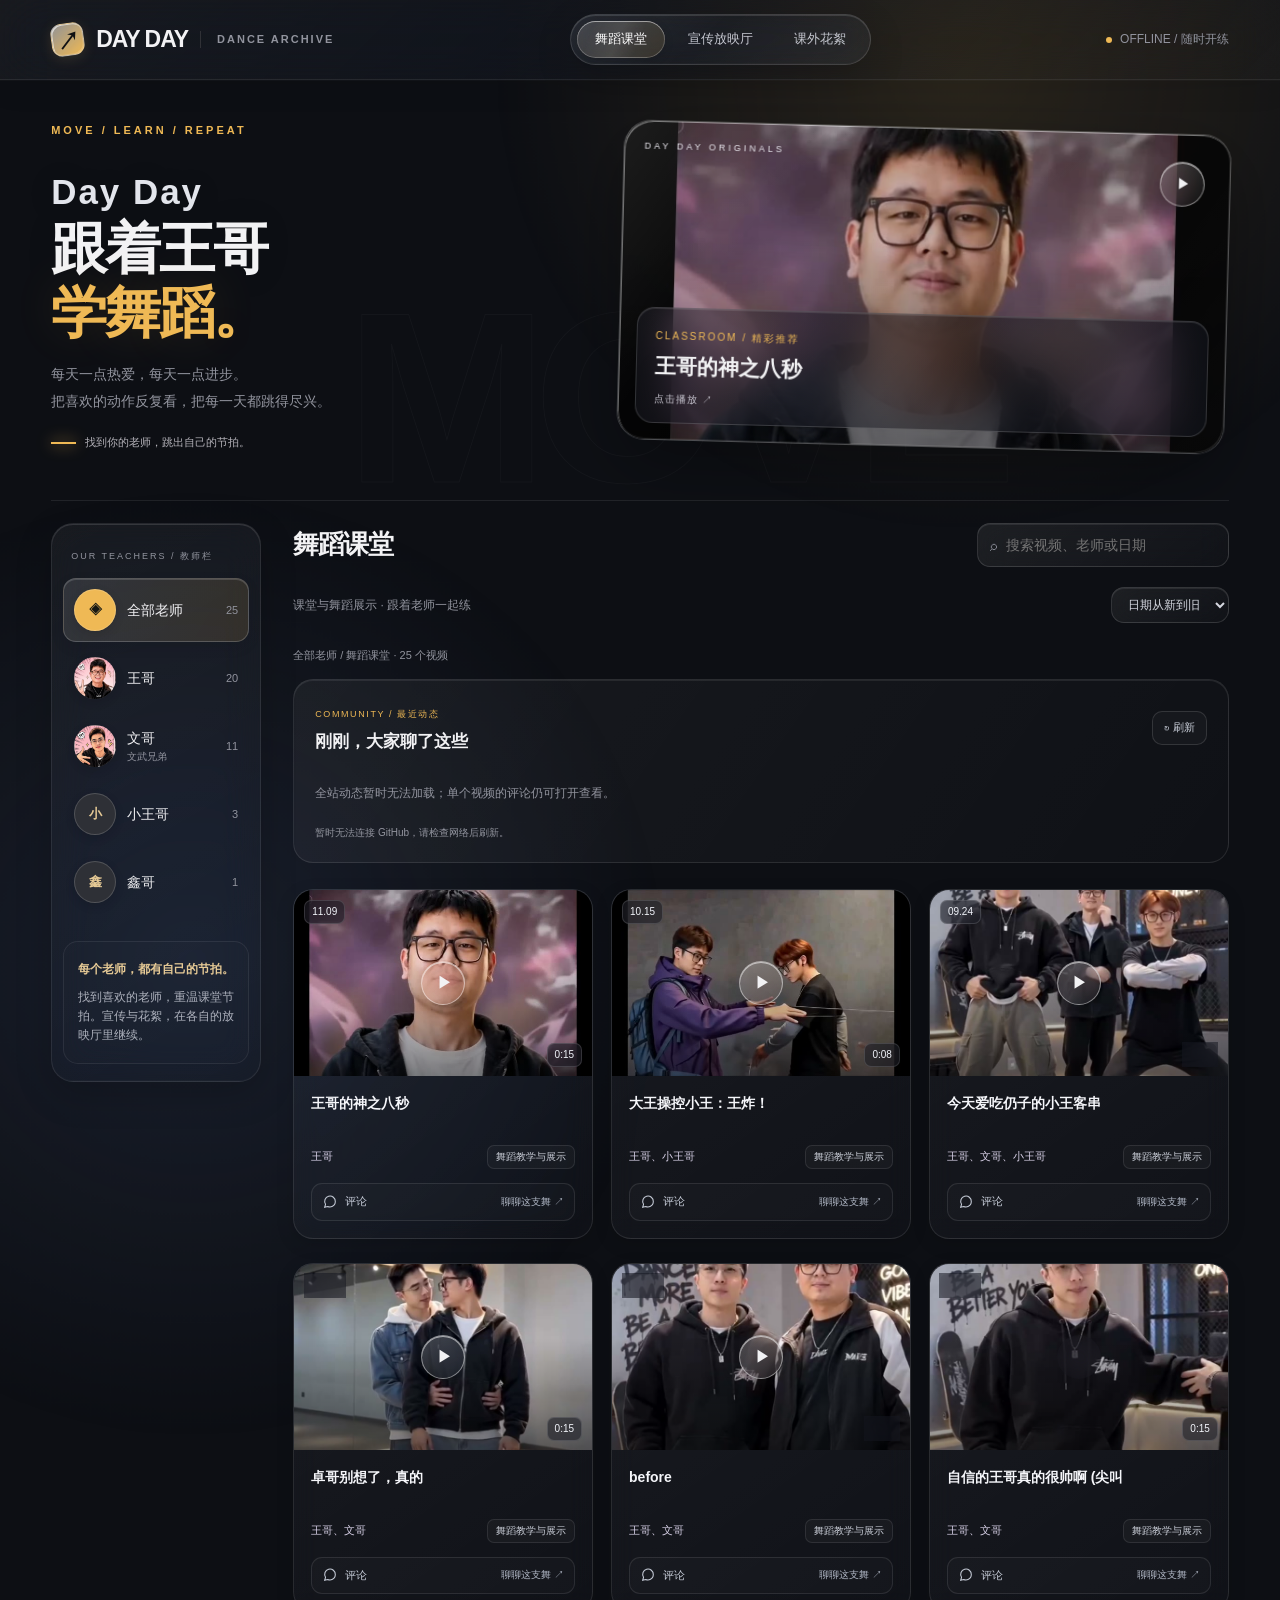
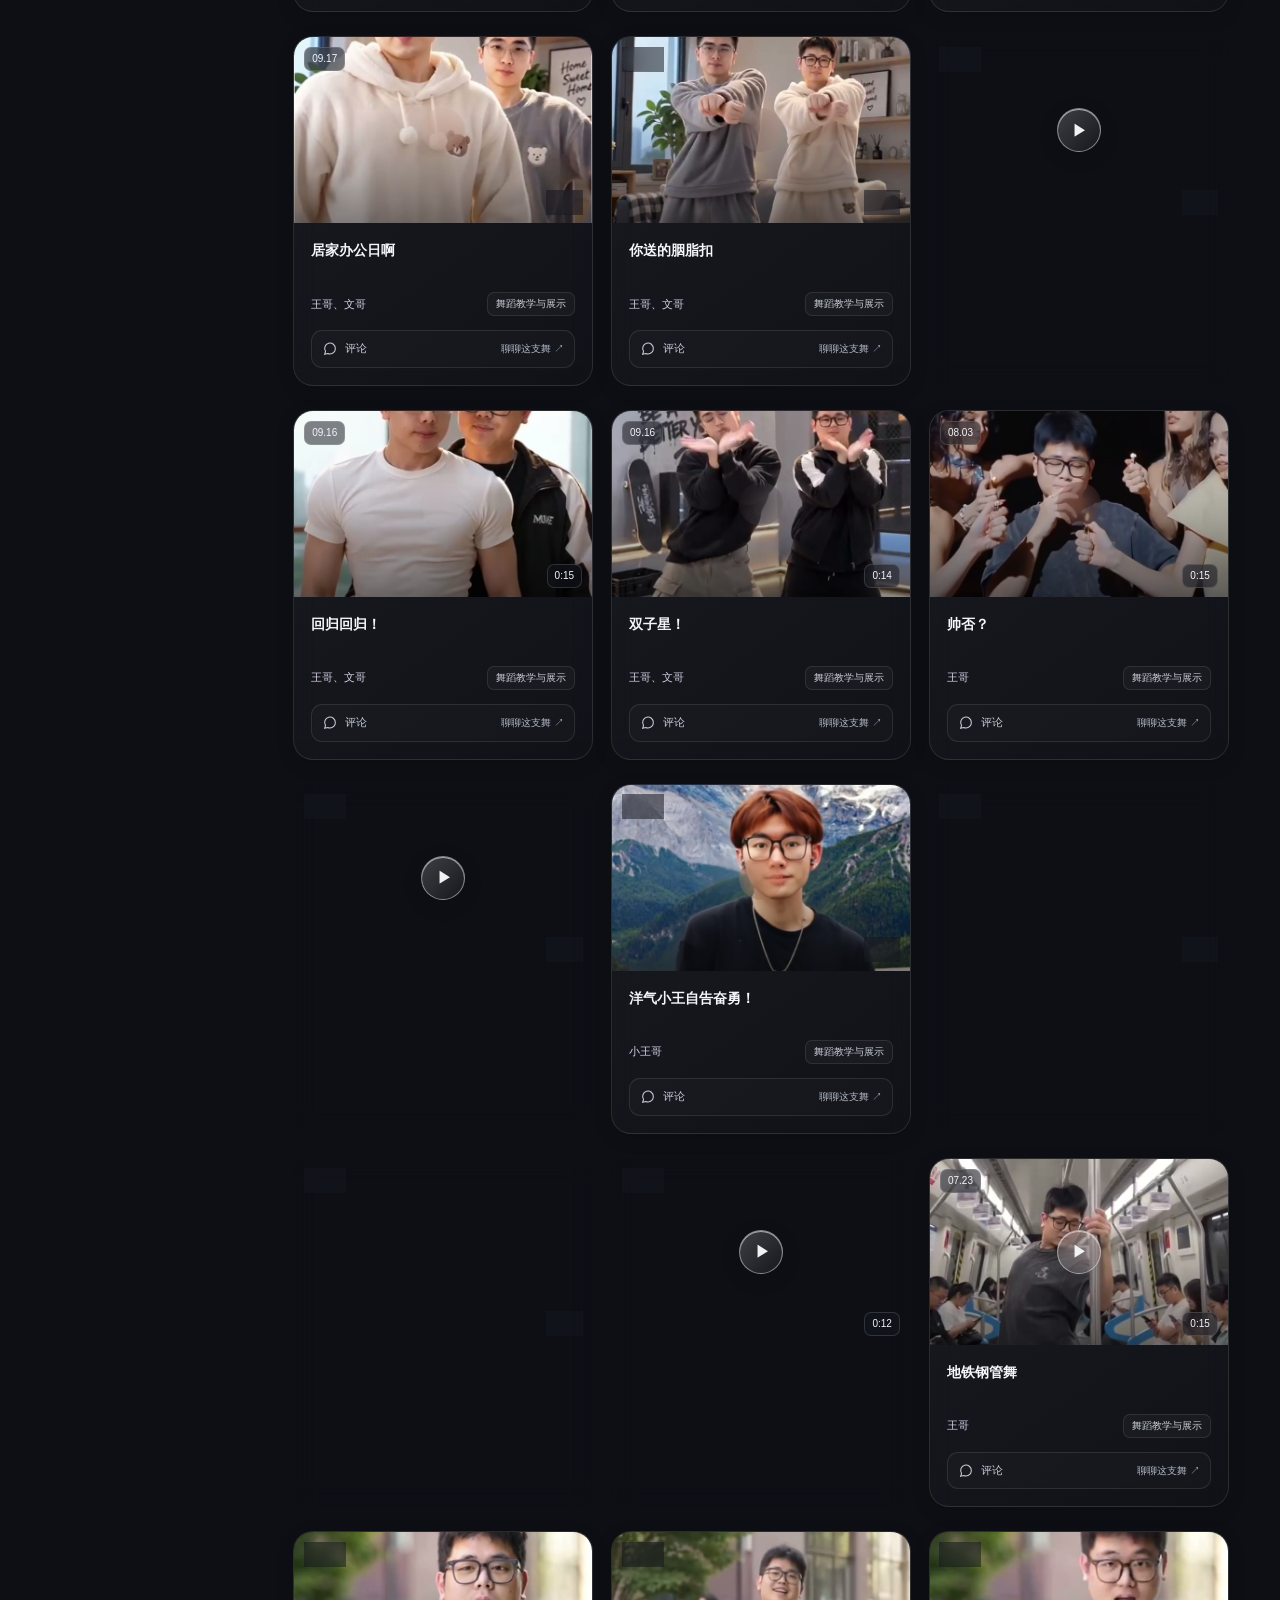
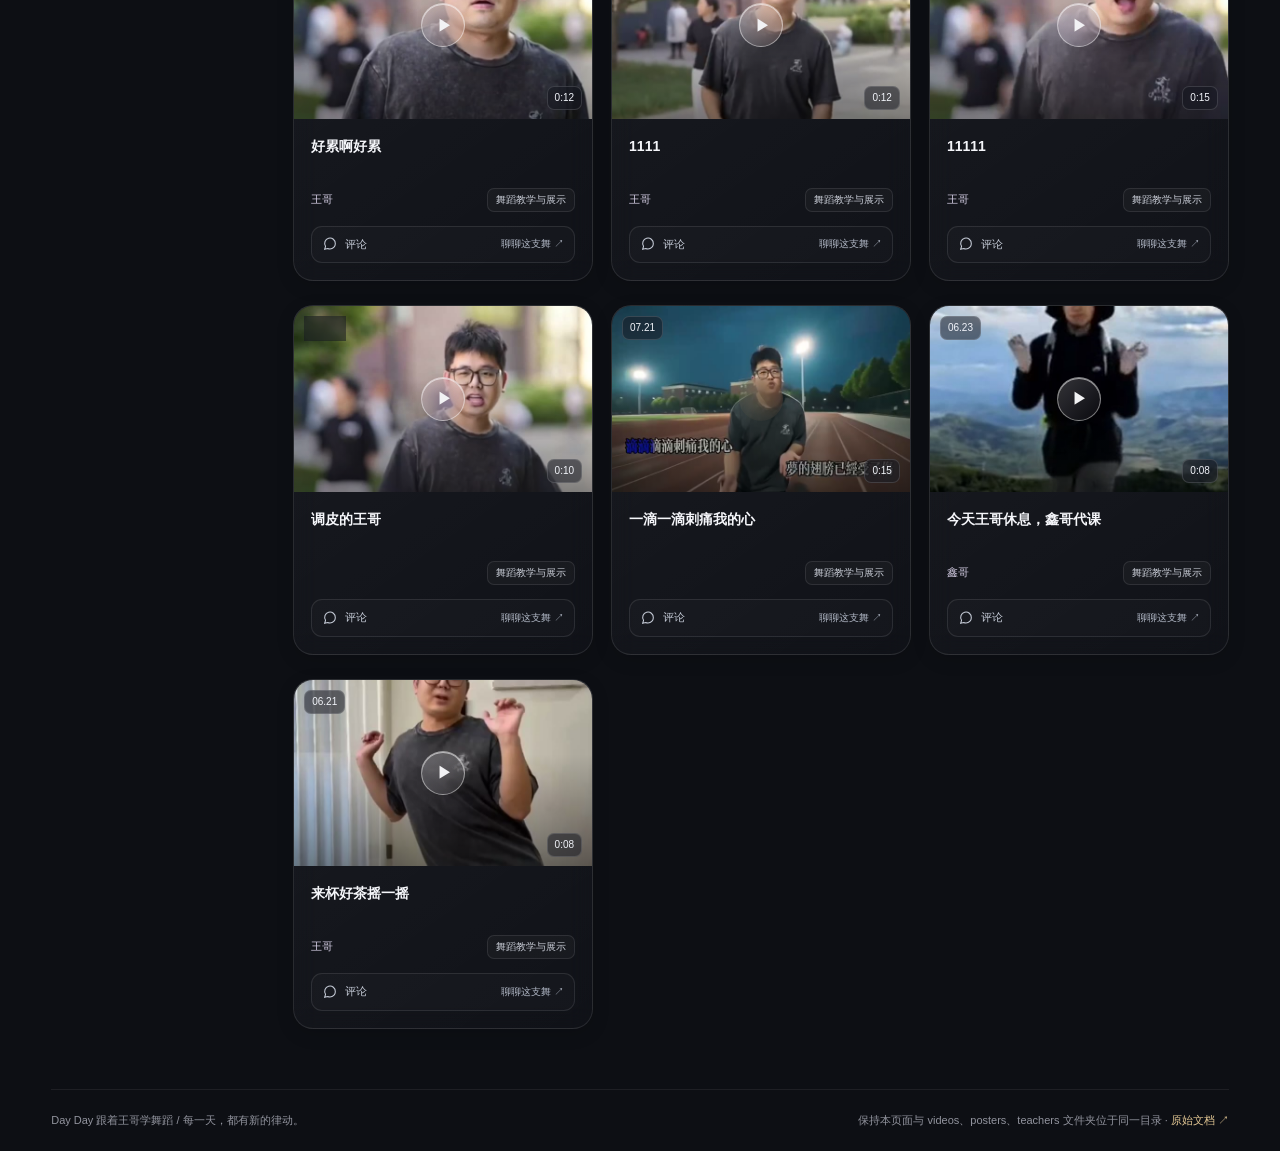
<file: index.html>
<!doctype html>
<html lang="zh-CN"><head><meta charset="utf-8"><meta name="viewport" content="width=device-width,initial-scale=1,viewport-fit=cover"><meta name="theme-color" content="#101113"><title>Day Day 跟着王哥学舞蹈 · 视频合集</title>
<style>
:root{color-scheme:dark;--bg:#101113;--surface:#191a1e;--line:#303136;--muted:#92949e;--lime:#efb955;--purple:#e5c995}*{box-sizing:border-box}body{margin:0;background:var(--bg);color:#f2f2f4;font:14px/1.6 -apple-system,BlinkMacSystemFont,"PingFang SC","Microsoft YaHei",sans-serif}button,input,select{font:inherit}button,a,input,select{-webkit-tap-highlight-color:transparent}button{cursor:pointer}button:focus-visible,a:focus-visible,input:focus-visible,select:focus-visible{outline:2px solid var(--lime);outline-offset:4px}[hidden]{display:none!important}a{color:inherit;text-decoration:none}button{color:inherit}header{height:80px;border-bottom:1px solid var(--line);display:flex;align-items:center;justify-content:space-between;padding:0 4vw;gap:20px}.brand{font-size:23px;font-weight:900;letter-spacing:-1px;display:flex;align-items:center;gap:12px}.brand-mark{width:33px;height:33px;background:var(--lime);color:#101113;display:grid;place-items:center;transform:rotate(-8deg);border-radius:9px}.brand span:last-child{font-size:11px;letter-spacing:2px;color:var(--muted);border-left:1px solid var(--line);padding-left:16px}.offline{color:var(--muted);font-size:12px}.offline:before{content:"";display:inline-block;background:var(--lime);width:6px;height:6px;border-radius:50%;margin-right:8px;box-shadow:0 0 12px #efb95566}.shell{max-width:1500px;margin:auto;padding:0 4vw}.hero{display:grid;grid-template-columns:1.3fr 1fr;min-height:350px;align-items:center;gap:40px;padding:44px 0}.eyebrow{color:var(--lime);font-size:11px;letter-spacing:3px;font-weight:700}.hero h1{font-size:clamp(40px,5.3vw,76px);line-height:1.12;letter-spacing:-3px;margin:18px 0}.hero h1 em{font-style:normal;color:var(--lime)}.hero p{color:var(--muted);font-size:14px}.hero-art{height:265px;position:relative;border:1px solid #444350;border-radius:20px;overflow:hidden;transform:rotate(2deg);background:#272330}.hero-art img{width:100%;height:100%;object-fit:cover;opacity:.7}.hero-art:after{content:"";position:absolute;inset:0;background:linear-gradient(0deg,#121117dd,transparent 80%)}.art-label{position:absolute;left:23px;bottom:20px;z-index:1}.art-label small{color:var(--lime);letter-spacing:2px}.art-label strong{display:block;font-size:24px}.art-sticker{position:absolute;right:18px;top:18px;z-index:1;background:var(--lime);color:#101113;border-radius:50%;width:69px;height:69px;display:grid;place-content:center;text-align:center;line-height:1.15;font-weight:900;transform:rotate(10deg)}.art-sticker b{font-size:24px}.workspace{display:grid;grid-template-columns:210px minmax(0,1fr);gap:32px;padding:22px 0 60px;border-top:1px solid var(--line)}aside{align-self:start;position:sticky;top:24px}.side-title{color:var(--muted);font-size:10px;letter-spacing:2px;margin:8px 0 15px}.teacher{width:100%;display:flex;align-items:center;gap:11px;border:1px solid transparent;background:transparent;border-radius:10px;padding:10px;text-align:left;margin:4px 0}.teacher:hover{background:#ffffff08}.teacher.active{background:#efb95510;border-color:#efb95555}.avatar{display:grid;place-items:center;width:34px;height:34px;border-radius:50%;background:#2e3036;color:var(--purple);font-size:13px;font-weight:800;flex-shrink:0}.teacher.active .avatar{background:var(--lime);color:#151713}.teacher .count{margin-left:auto;color:var(--muted);font-size:11px}.side-note{margin-top:27px;padding:18px 14px;border:1px solid var(--line);border-radius:12px;color:var(--muted);font-size:12px}.side-note strong{color:var(--purple);display:block;margin-bottom:8px}.side-note p{margin:0}.library-head{display:flex;align-items:center;justify-content:space-between;gap:20px;margin-bottom:20px}.library-head h2{font-size:24px;letter-spacing:-1px;margin:0}.library-head h2 small{font-weight:400;color:var(--muted);font-size:12px;letter-spacing:0;margin-left:10px}.search{background:var(--surface);border:1px solid var(--line);border-radius:8px;display:flex;align-items:center;padding:0 12px;gap:9px;color:var(--muted)}.search input{width:210px;padding:10px 0;background:none;border:0;color:white;outline:none}.filters{display:flex;align-items:center;justify-content:space-between;gap:12px;margin-bottom:24px;flex-wrap:wrap}.chips{display:flex;gap:7px;flex-wrap:wrap}.chip{border:1px solid var(--line);background:transparent;border-radius:7px;padding:6px 12px;font-size:12px;color:#b8b9c1}.chip:hover{border-color:#757680}.chip.active{background:var(--lime);border-color:var(--lime);color:#161812;font-weight:700}.sort{background:var(--surface);border:1px solid var(--line);padding:6px 9px;border-radius:7px;color:#b8b9c1;font-size:12px}.results{display:flex;justify-content:space-between;color:var(--muted);font-size:11px;margin-bottom:14px}.text-btn{background:none;border:0;color:var(--purple);padding:0;font-size:12px}.grid{display:grid;grid-template-columns:repeat(3,minmax(0,1fr));gap:24px 18px}.card{min-width:0;background:var(--surface);border:1px solid #ffffff0c;border-radius:12px;overflow:hidden;transition:transform .2s,border-color .2s}.card:hover{transform:translateY(-4px);border-color:#efb95566}.thumbnail{position:relative;aspect-ratio:16/10;background:#24252a}.launch{width:100%;height:100%;display:block;border:0;padding:0;background:none;position:relative;overflow:hidden}.launch img{display:block;width:100%;height:100%;object-fit:cover;transition:transform .4s}.launch:hover img{transform:scale(1.05)}.launch:after{content:"";position:absolute;inset:0;background:linear-gradient(0deg,#0007,transparent 60%)}.play{position:absolute;left:50%;top:50%;transform:translate(-50%,-50%);display:grid;place-items:center;width:44px;height:44px;background:#10111399;border:1px solid #ffffff80;border-radius:50%;backdrop-filter:blur(6px);z-index:1;font-size:16px;padding-left:3px}.launch:hover .play{background:var(--lime);color:#111;border-color:var(--lime)}.duration{position:absolute;right:10px;bottom:9px;background:#0009;border-radius:4px;padding:1px 6px;font-size:10px;pointer-events:none}.date-label{position:absolute;left:10px;top:10px;border-radius:4px;background:#0009;padding:2px 7px;font-size:10px;pointer-events:none}.fav{position:absolute;right:9px;top:9px;z-index:2;background:#16171bad;border:1px solid #ffffff30;width:29px;height:29px;border-radius:50%;font-size:15px}.fav.saved{background:var(--lime);color:#141610;border-color:var(--lime)}.card-body{padding:14px}.card h3{font-size:14px;margin:0 0 10px;white-space:nowrap;overflow:hidden;text-overflow:ellipsis;font-weight:600}.card-bottom{display:flex;justify-content:space-between;align-items:center;gap:5px;font-size:11px;color:var(--muted)}.teacher-tag{color:var(--purple)}.category-tag{background:#ffffff08;border:1px solid #ffffff0a;border-radius:4px;padding:1px 5px}.edit{border:0;background:none;color:var(--muted);padding:0;font-size:11px}.card details{border-top:1px solid var(--line);padding:9px 14px;color:var(--muted);font-size:11px}.card summary{cursor:pointer}.edit-fields{display:grid;gap:9px;margin-top:12px}.edit-fields label{display:flex;align-items:center;justify-content:space-between;gap:10px}.edit-fields select{max-width:140px;background:#25262c;border:1px solid #41424a;border-radius:4px;color:white;padding:4px;font-size:11px}.empty{padding:70px 20px;text-align:center;border:1px dashed var(--line);border-radius:12px;color:var(--muted)}.empty strong{display:block;color:white;font-size:20px;margin-bottom:10px}.storage-note{color:var(--muted);font-size:11px;margin-top:26px}footer{border-top:1px solid var(--line);padding:22px 0;color:var(--muted);font-size:11px;display:flex;justify-content:space-between;gap:20px}footer a{color:var(--purple)}dialog{padding:0;border:1px solid #44464e;border-radius:16px;background:#17181b;color:white;width:min(1000px,94vw);max-height:94vh}dialog::backdrop{background:#000d;backdrop-filter:blur(12px)}.modal-head{display:flex;align-items:center;justify-content:space-between;padding:16px 20px;gap:15px}.modal-head h2{margin:0;font-size:16px}.close{background:#ffffff0c;border:1px solid var(--line);border-radius:50%;width:32px;height:32px;font-size:21px}.modal-player{width:100%;max-height:66vh;background:black;display:block}.modal-foot{padding:15px 20px;display:flex;justify-content:space-between;align-items:center;gap:15px;color:var(--muted);font-size:12px}.modal-foot a{color:var(--lime)}.error{padding:18px;color:#ffcda9}.toast{position:fixed;bottom:25px;left:50%;transform:translateX(-50%);padding:10px 20px;border:1px solid #efb95588;background:#20251b;color:var(--lime);border-radius:30px;z-index:10;font-size:12px}@media(min-width:1450px){.grid{grid-template-columns:repeat(4,minmax(0,1fr))}}@media(max-width:1100px){.grid{grid-template-columns:repeat(2,minmax(0,1fr))}.workspace{grid-template-columns:175px minmax(0,1fr);gap:22px}.search input{width:150px}.hero{gap:25px}}@media(max-width:720px){header{height:64px}.brand{font-size:20px}.brand span:last-child{display:none}.hero{grid-template-columns:1fr;padding:30px 0;gap:20px}.hero h1{font-size:46px;letter-spacing:-2px}.hero-art{height:180px;transform:none}.workspace{grid-template-columns:1fr;gap:20px}aside{position:static}.teachers{display:flex;overflow-x:auto;gap:6px;padding-bottom:5px}.teacher{width:auto;flex-shrink:0;padding:7px 10px;margin:0;border-color:var(--line)}.avatar{width:25px;height:25px;font-size:11px}.teacher .count{margin-left:1px}.side-note,.side-title{display:none}.library-head{align-items:stretch;flex-direction:column;gap:12px}.search input{width:100%}.grid{gap:16px 12px}.card-body{padding:11px}.card h3{font-size:13px}.card-bottom{font-size:10px;flex-wrap:wrap}.hero p{font-size:12px}.offline{font-size:10px}.modal-foot{flex-wrap:wrap}footer{flex-direction:column;gap:6px}}@media(max-width:390px){.grid{grid-template-columns:1fr}}@media(prefers-reduced-motion:reduce){*{scroll-behavior:auto!important;transition:none!important;transform:none!important}}

body{background:radial-gradient(ellipse at 85% 8%,#72502522,transparent 40%),var(--bg)}.hero h1{font-size:clamp(38px,4.6vw,66px);line-height:1.14;letter-spacing:-2px}.hero-day{font-size:.62em;letter-spacing:1px;color:#ead6b4}.hero-art{border-color:#79613c;background:#2d2419}.teacher.active{background:#efb95510}.hero h1 em{background:linear-gradient(110deg,#ffe9b8,#efb955 60%,#c48a35);background-clip:text;-webkit-background-clip:text;color:transparent}.review-bar{display:flex;flex-wrap:wrap;align-items:center;gap:10px;margin-bottom:20px;padding:14px;border:1px solid #efb95533;border-radius:10px;background:#efb95507}.review-bar p{flex:1 1 230px;margin:0;color:var(--muted);font-size:12px}.review-bar strong{color:#e5c995}.review-actions{display:flex;gap:8px;flex-wrap:wrap}.video-id{font:10px/1.5 ui-monospace,monospace;letter-spacing:.4px;color:var(--muted);margin-bottom:6px}.results{gap:12px}.review-bar .chip[aria-pressed="true"]{background:var(--lime);color:#161812}

.avatar{overflow:hidden;width:42px;height:42px}.teacher-photo{width:100%;height:100%;object-fit:cover;object-position:center 30%;display:block}.teacher-name small{display:block;color:var(--muted);font-size:10px;font-weight:400}.teacher-name{line-height:1.5}.teacher-checks{border:0;padding:0;margin:0;display:grid;grid-template-columns:1fr 1fr;gap:7px}.teacher-checks legend{font-size:11px;color:var(--muted);margin-bottom:9px}.edit-fields .teacher-check{justify-content:flex-start;gap:7px;cursor:pointer;padding:7px 5px;border:1px solid var(--line);border-radius:6px;background:#ffffff04}.teacher-check:has(input:checked){border-color:#efb95580;background:#efb95510;color:#f4d19a}.teacher-check input{accent-color:var(--lime);width:14px;height:14px;margin:0;flex-shrink:0}.choice-avatar{width:25px;height:25px;border-radius:50%;overflow:hidden;display:grid;place-items:center;background:#33303a;color:var(--purple);flex-shrink:0}.selection-hint{font-size:10px;color:var(--muted)}.save-teachers{width:100%;padding:8px}.unconfirmed{font-size:9px;color:#c5a06b;white-space:nowrap}.teacher-tag{white-space:normal}@media(max-width:720px){.avatar{width:32px;height:32px}.teacher-checks{grid-template-columns:1fr}.teacher-name small{font-size:9px}}

.view-tabs{display:flex;gap:10px;margin:0 0 25px}.view-tabs .chip{padding:9px 18px}.view-tabs span{font-size:10px;margin-left:5px}.queue-heading{display:flex;justify-content:space-between;gap:15px;align-items:center;margin-bottom:22px}.queue-heading h2{margin:0;font-size:24px}.queue-heading p{color:var(--muted);font-size:12px;margin:5px 0}.classify-layout{display:grid;grid-template-columns:230px minmax(0,1fr);gap:20px}.review-queue{max-height:850px;overflow:auto;display:flex;flex-direction:column;gap:8px}.queue-item{display:flex;gap:10px;align-items:center;border:1px solid var(--line);background:var(--surface);border-radius:9px;padding:8px;text-align:left;width:100%}.queue-item.selected{border-color:var(--lime);background:#efb95512}.queue-item img{width:60px;height:55px;object-fit:cover;border-radius:5px;flex-shrink:0}.queue-item span{min-width:0}.queue-item small{display:block;color:var(--muted);font-size:10px}.queue-item strong{display:block;font-size:12px;overflow:hidden;white-space:nowrap;text-overflow:ellipsis;max-width:130px}.review-detail{padding:18px;border:1px solid var(--line);border-radius:12px;background:var(--surface);min-width:0}.review-detail video{width:100%;height:300px;max-height:45vh;background:#000;border-radius:8px;object-fit:contain}.review-detail h3{font-size:18px;margin:14px 0 4px}.review-teachers{border:0;padding:0;margin:20px 0}.review-teachers legend{font-weight:600;font-size:13px;margin-bottom:10px}.review-teachers legend small,.type-label small{color:var(--muted);font-size:11px;margin-left:8px}.review-teachers>div{display:grid;grid-template-columns:1fr 1fr;gap:8px}.review-teachers .teacher-check{display:flex;align-items:center;gap:9px;padding:10px;border:1px solid var(--line);border-radius:7px;cursor:pointer}.type-label{display:block;font-size:13px;font-weight:600;margin:18px 0 9px}.review-detail select,.custom-type input{background:#111215;border:1px solid #464037;border-radius:7px;padding:10px;color:#f4eee3;width:100%}.custom-type{display:flex;gap:8px;margin-top:10px}.custom-type input{min-width:0;font-size:12px}.custom-type button{white-space:nowrap}.review-controls{display:flex;justify-content:space-between;gap:10px;margin-top:18px}.review-controls button{padding:10px 14px}#reviewMessage{font-size:12px;color:#ffc384}.edit-classification{width:100%;border:0;border-top:1px solid var(--line);padding:10px 14px;background:#efb95508;color:var(--lime);font-size:11px;text-align:left;cursor:pointer}@media(max-width:1100px){.classify-layout{grid-template-columns:1fr}.review-queue{max-height:210px;display:grid;grid-template-columns:1fr 1fr}.queue-item strong{max-width:150px}}@media(max-width:720px){.review-detail video{height:250px}.queue-item strong{max-width:100px}.queue-item img{width:40px;height:45px}.review-detail{padding:13px}.review-controls{flex-wrap:wrap}}

.inline-classification{border-top:1px solid var(--line);padding:16px;display:grid;gap:17px}.inline-classification fieldset{min-width:0}.inline-classification legend{color:#e5c995;font-size:12px;margin-bottom:10px;font-weight:600}.inline-classification .teacher-check{display:flex;align-items:center;gap:7px;padding:8px 6px;cursor:pointer;border:1px solid var(--line);border-radius:7px;font-size:12px}.inline-types{margin:0;padding:0;border:0}.type-options{display:flex;gap:7px;flex-wrap:wrap}.type-choice{cursor:pointer;position:relative}.type-choice input{position:absolute;opacity:0;width:1px;height:1px}.type-choice span{display:block;border:1px solid var(--line);border-radius:6px;padding:6px 9px;font-size:11px;color:#b8b9c1}.type-choice input:checked+span{border-color:var(--lime);color:var(--lime);background:#efb95512}.type-choice input:focus-visible+span{outline:2px solid var(--lime);outline-offset:2px}.save-classification{width:100%;padding:10px}.card-message{font-size:11px;color:var(--lime);margin:0;min-height:18px}.classification-help{color:var(--muted);font-size:13px}.classification-grid{grid-template-columns:repeat(2,minmax(0,1fr));margin-top:22px;align-items:start}.grid{align-items:start}.inline-classification .teacher-checks{grid-template-columns:1fr 1fr}.card:hover{transform:none}@media(min-width:1450px){.classification-grid{grid-template-columns:repeat(3,minmax(0,1fr))}}@media(max-width:720px){.classification-grid,.grid{grid-template-columns:1fr}.inline-classification{padding:16px}.inline-classification .teacher-check{padding:10px}.type-choice span{padding:9px 12px}}

.inline-title-label{display:grid;gap:9px;color:#e5c995;font-size:12px;font-weight:600}.inline-title{width:100%;min-width:0;border:1px solid #5c4b32;background:#111215;border-radius:7px;color:#fff2da;padding:11px;font-size:14px;font-weight:400}.classification-grid .card h3{white-space:normal}.classification-grid .thumbnail{aspect-ratio:16/9}

.collection{margin:0 0 38px}.collection-heading{display:flex;gap:12px;align-items:baseline;margin:8px 0 17px;border-left:3px solid var(--lime);padding-left:12px}.collection-heading h2{font-size:19px;margin:0}.collection-heading span{font-size:11px;color:var(--muted)}.card h3{font-size:14px;line-height:1.5;white-space:normal;min-height:42px}.chips small{margin-left:3px;opacity:.65}.grid{grid-template-columns:repeat(3,minmax(0,1fr))}@media(min-width:1450px){.grid{grid-template-columns:repeat(4,minmax(0,1fr))}}@media(max-width:1100px){.grid{grid-template-columns:repeat(2,minmax(0,1fr))}}@media(max-width:520px){.grid{grid-template-columns:1fr}}

:root{--scene-accent:#efb955;--scene-glow:#efb95522}body{--lime:var(--scene-accent);transition:background-color .4s;background:radial-gradient(ellipse at 85% 5%,var(--scene-glow),transparent 45%),var(--bg)}body[data-scene="films"]{--scene-accent:#b8a1ff;--scene-glow:#8c66ee24}body[data-scene="moments"]{--scene-accent:#78dec7;--scene-glow:#3cbaa022}header{position:relative;z-index:2}.scene-nav{display:flex;gap:5px;background:#ffffff05;border:1px solid #ffffff12;border-radius:30px;padding:5px}.scene-nav a{padding:8px 18px;border-radius:24px;font-size:13px;color:#999ba4;transition:color .2s,background .25s,box-shadow .25s}.scene-nav a.active{color:var(--lime);background:var(--scene-glow);box-shadow:inset 0 0 0 1px var(--scene-accent)}.scene-nav a:hover{color:white}.hero{position:relative;isolation:isolate;grid-template-columns:1fr 1.15fr;min-height:420px;padding:38px 0 44px}.hero h1{font-size:clamp(40px,4.4vw,65px);margin:13px 0 16px}.hero h1 em{background:none;color:var(--lime)}.hero p{line-height:1.9;max-width:430px}.hero-bottom{display:flex;align-items:center;gap:9px;color:#b6b4bb;font-size:11px;margin-top:20px}.live-line{width:25px;height:2px;background:var(--lime);box-shadow:0 0 15px var(--lime);animation:pulse-line 3s ease-in-out infinite}.hero-watermark{position:absolute;left:25%;bottom:-20px;font-size:clamp(100px,19vw,260px);font-weight:900;line-height:1;letter-spacing:-15px;color:transparent;-webkit-text-stroke:1px #ffffff08;z-index:-1;pointer-events:none;user-select:none}.hero-art{height:320px;display:block;padding:0;cursor:pointer;text-align:left;transform:rotate(1.5deg);border:1px solid #ffffff25;background:#15151b;box-shadow:0 20px 70px #0008;transition:transform .4s,box-shadow .4s,border-color .4s;animation:hero-arrive .65s ease both}.hero-art img{opacity:.8;transition:transform .8s,opacity .6s}.hero-art:hover{transform:rotate(0deg) translateY(-4px);border-color:var(--lime);box-shadow:0 20px 70px #0008,0 0 35px var(--scene-glow)}.hero-art:hover img{transform:scale(1.035);opacity:1}.art-label{right:20px}.art-label strong{font-size:23px;margin-top:4px}.art-label small{font-size:10px}.hero-action{display:block;font-size:10px;color:#c8c6d0;letter-spacing:1px;margin-top:8px}.film-corner{position:absolute;left:20px;top:18px;font-size:9px;letter-spacing:3px;z-index:1;color:#eae8ef}.hero-play-icon{position:absolute;z-index:1;right:25px;top:27px;width:45px;height:45px;border:1px solid #ffffff70;border-radius:50%;display:grid;place-items:center;padding-left:3px;background:#0005;backdrop-filter:blur(8px);transition:background .25s,color .25s}.hero-art:hover .hero-play-icon{background:var(--lime);color:#16141c}.workspace{border-top-color:#ffffff16}.workspace.full-width{grid-template-columns:1fr}.full-width .scene-grid{grid-template-columns:repeat(3,minmax(0,1fr))}.section-note{color:var(--muted);font-size:12px}.library-head h2{font-size:26px}.scene-grid .card{animation:card-arrive .45s ease both;animation-delay:var(--card-delay);transition:transform .25s,border-color .25s,box-shadow .25s}.scene-grid .card:hover{transform:translateY(-6px);border-color:var(--lime);box-shadow:0 12px 32px #0005,0 0 18px var(--scene-glow)}.card:focus-within{border-color:var(--lime)}.launch:hover .play{background:var(--lime)}.play{transition:background .25s,transform .25s,color .25s}.launch:hover .play{transform:translate(-50%,-50%) scale(1.1)}body[data-scene="films"] .thumbnail{aspect-ratio:16/9}body[data-scene="films"] .scene-grid{grid-template-columns:repeat(2,minmax(0,1fr))}body[data-scene="films"] .card:first-child{grid-column:1/-1;display:grid;grid-template-columns:1.4fr 1fr}body[data-scene="films"] .card:first-child .card-body{display:flex;flex-direction:column;justify-content:center;padding:32px}body[data-scene="films"] .card:first-child h3{font-size:25px;min-height:auto;margin-bottom:20px}body[data-scene="moments"] .thumbnail{aspect-ratio:4/3}body[data-scene="moments"] .category-tag{background:#78dec712;color:#9aead8}.teacher.active{border-color:var(--lime);background:var(--scene-glow)}dialog[open]{animation:dialog-arrive .25s ease both}dialog::backdrop{animation:backdrop-arrive .25s ease both}.brand-mark{background:var(--lime);transition:background .3s}.offline:before{background:var(--lime);box-shadow:0 0 12px var(--scene-glow)}@keyframes card-arrive{from{opacity:0;transform:translateY(16px)}to{opacity:1;transform:translateY(0)}}@keyframes hero-arrive{from{opacity:0;translate:0 12px}to{opacity:1;translate:0 0}}@keyframes dialog-arrive{from{opacity:0;transform:translateY(12px) scale(.98)}to{opacity:1;transform:translateY(0) scale(1)}}@keyframes backdrop-arrive{from{opacity:0}to{opacity:1}}@keyframes pulse-line{50%{opacity:.45;box-shadow:0 0 4px var(--lime)}}@media(max-width:900px){header{flex-wrap:wrap;height:auto;padding:16px 4vw;gap:14px}.offline{display:none}.scene-nav a{padding:7px 13px}.hero-art{height:280px}.full-width .scene-grid{grid-template-columns:repeat(2,minmax(0,1fr))}}@media(max-width:720px){.scene-nav{margin-left:auto}.scene-nav a{font-size:11px;padding:7px 9px}.hero{grid-template-columns:1fr;min-height:0;gap:22px;padding:28px 0}.hero h1{font-size:43px}.hero-art{height:240px;transform:none}.hero-watermark{left:10%;bottom:10px;letter-spacing:-7px}.hero-bottom{margin-top:12px}.full-width .scene-grid{grid-template-columns:repeat(2,minmax(0,1fr))}body[data-scene="films"] .card:first-child{display:block}body[data-scene="films"] .card:first-child .card-body{padding:16px}body[data-scene="films"] .card:first-child h3{font-size:18px}}@media(max-width:480px){header{justify-content:center}.scene-nav{margin:0;width:100%;justify-content:center}.scene-nav a{flex:1;text-align:center}.brand span:last-child{display:inline}.full-width .scene-grid,body[data-scene="films"] .scene-grid{grid-template-columns:1fr}}@media(prefers-reduced-motion:reduce){*,*::before,*::after{animation:none!important;transition:none!important;scroll-behavior:auto!important}.scene-grid .card,.hero-art{opacity:1}}
</style><style id="liquid-glass-theme">
/* Translucent surfaces, edge reflections and ambient color. */
body{isolation:isolate;background:#0d0f14;--glass-border:rgba(255,255,255,.16);--glass-shadow:0 12px 36px #00000030,inset 0 1px 0 #ffffff20,inset 0 -1px 0 #ffffff05;--text-sub:#b0b3bf}
body::before,body::after{content:"";position:fixed;pointer-events:none;z-index:-1;border-radius:50%;width:min(80vw,1050px);height:min(80vw,1050px);will-change:transform}
body::before{top:-35vw;right:-15vw;background:radial-gradient(circle,var(--scene-glow) 0%,transparent 65%);animation:glass-drift 24s ease-in-out infinite alternate}
body::after{bottom:-45vw;left:-25vw;background:radial-gradient(circle,#6b88c623 0%,transparent 66%);animation:glass-drift 30s ease-in-out infinite alternate-reverse}
header{position:sticky;top:0;z-index:5;border-bottom:1px solid #ffffff13;background:linear-gradient(135deg,#ffffff0c,#161a237a 45%,#ffffff05);backdrop-filter:blur(28px) saturate(150%);-webkit-backdrop-filter:blur(28px) saturate(150%);box-shadow:0 1px 0 #ffffff06,0 8px 30px #00000015}
.brand-mark{background:linear-gradient(145deg,#fff8,var(--lime));box-shadow:inset 1px 1px 0 #ffffffa0,inset -1px -1px 0 #ffffff25,0 3px 14px var(--scene-glow);border:1px solid #ffffff44;border-radius:11px}
.scene-nav{position:relative;isolation:isolate;padding:6px;gap:5px;border-radius:30px;border:1px solid #ffffff23;background:linear-gradient(140deg,#ffffff16,#ffffff05 45%,#ffffff0c);box-shadow:var(--glass-shadow);backdrop-filter:blur(18px) saturate(160%);-webkit-backdrop-filter:blur(18px) saturate(160%)}
.scene-nav a{position:relative;overflow:hidden;transition:color .25s,background .35s,box-shadow .35s,transform .25s;color:#c5c7d0}
.scene-nav a.active{background:linear-gradient(135deg,#ffffff24,var(--scene-glow));border-radius:24px;box-shadow:inset 0 1px 0 #ffffff65,inset 0 -1px 0 #ffffff12,0 3px 10px #0002;color:#fff}
.scene-nav a.active::after{content:"";position:absolute;inset:0;pointer-events:none;border:1px solid #ffffff32;border-radius:inherit;background:linear-gradient(112deg,transparent 15%,#ffffff12 46%,transparent 70%)}
.scene-nav a:hover{background-color:#ffffff0c;transform:translateY(-1px)}
.hero-copy{animation:glass-copy-in .65s ease both}.hero-day{color:#e3e5ec;letter-spacing:2px}.hero h1{text-shadow:0 2px 30px #0002}.hero h1 em{text-shadow:0 0 48px var(--scene-glow)}
.hero-art{border-radius:28px;border:1px solid #ffffff30;background:linear-gradient(145deg,#ffffff18,#ffffff04);box-shadow:0 25px 70px #0005,inset 0 1px 0 #ffffff55;overflow:hidden}
.hero-art::before{content:"";position:absolute;inset:0;z-index:2;border-radius:inherit;pointer-events:none;box-shadow:inset 1px 1px 0 #ffffff65,inset -1px -1px 0 #ffffff1a;background:linear-gradient(125deg,#ffffff15,transparent 25%,transparent 75%,#ffffff06)}
.hero-art .art-label{left:17px;right:17px;bottom:16px;z-index:3;padding:15px 18px;border-radius:18px;background:linear-gradient(130deg,#1b1c257d,#10131b9e);border:1px solid #ffffff27;backdrop-filter:blur(22px) saturate(130%);-webkit-backdrop-filter:blur(22px) saturate(130%);box-shadow:inset 0 1px 0 #ffffff18,0 8px 25px #0002}
.hero-art:after{background:linear-gradient(0deg,#0007,transparent 65%)}.hero-art .art-label strong{font-size:21px}.hero-art:hover{box-shadow:0 24px 70px #0007,0 0 35px var(--scene-glow)}
.hero-play-icon,.play{background:linear-gradient(135deg,#ffffff34,#ffffff0a);border-color:#ffffff70;box-shadow:inset 0 1px 0 #ffffff90,0 5px 20px #0002;backdrop-filter:blur(16px) saturate(150%);-webkit-backdrop-filter:blur(16px) saturate(150%)}
.hero-play-icon{z-index:3}.launch:hover .play,.hero-art:hover .hero-play-icon{background:linear-gradient(135deg,#ffffffa0,var(--lime));color:#11151c;border-color:#ffffffb0}
#teacherAside{padding:17px 11px;background:linear-gradient(150deg,#ffffff0d,#ffffff03);border:1px solid #ffffff16;border-radius:22px;box-shadow:var(--glass-shadow);backdrop-filter:blur(18px) saturate(135%);-webkit-backdrop-filter:blur(18px) saturate(135%);top:104px}
.side-title{font-size:9px;padding:0 8px}.teacher{border-radius:13px;transition:background .25s,border-color .25s,box-shadow .25s}.teacher:hover{background:#ffffff09}.teacher.active{border-color:#ffffff30;background:linear-gradient(120deg,#ffffff1c,var(--scene-glow));box-shadow:inset 0 1px 0 #ffffff25,0 5px 15px #0001}.avatar{box-shadow:inset 0 0 0 1px #ffffff2b,0 3px 10px #0002}.side-note{border-color:#ffffff13;background:#ffffff03;border-radius:15px;color:#aeb2bd}
.search,.sort{border:1px solid #ffffff22;background:linear-gradient(140deg,#ffffff12,#ffffff05);border-radius:13px;box-shadow:inset 0 1px 0 #ffffff14;backdrop-filter:blur(16px);-webkit-backdrop-filter:blur(16px)}.search{transition:border-color .25s,box-shadow .25s}.search:focus-within{border-color:#ffffff55;box-shadow:0 0 0 3px var(--scene-glow),inset 0 1px 0 #ffffff20}.search input{color:#f5f6fa}.sort{color:#d5d8e0;padding:9px 12px}.sort option{background:#20232c;color:#fff}
.scene-grid .card{border:1px solid #ffffff19;border-radius:20px;background:linear-gradient(145deg,#ffffff0d,#ffffff04);box-shadow:0 5px 18px #0002,inset 0 1px 0 #ffffff10;backdrop-filter:blur(12px) saturate(125%);-webkit-backdrop-filter:blur(12px) saturate(125%);transition:transform .3s cubic-bezier(.2,.8,.2,1),border-color .3s,box-shadow .3s}
.scene-grid .card:hover{transform:translateY(-5px);border-color:#ffffff50;box-shadow:0 18px 42px #0004,inset 0 1px 0 #ffffff44,0 0 26px var(--scene-glow)}
.card-body{padding:17px}.card h3{color:#f5f6fa}.card-bottom{color:#b8bdc8}.teacher-tag{color:#d9d2e9}.category-tag{border:1px solid #ffffff18;background:#ffffff08;padding:3px 8px;border-radius:7px;color:#c9cdd6;font-size:10px}.date-label,.duration{border:1px solid #ffffff24;background:#15182188;backdrop-filter:blur(12px);-webkit-backdrop-filter:blur(12px);border-radius:7px;color:#f2f4fa;padding:3px 7px}
#playerDialog{background:linear-gradient(145deg,#303440db,#151821ed);border:1px solid #ffffff35;border-radius:25px;box-shadow:0 35px 110px #0009,inset 0 1px 0 #ffffff55;backdrop-filter:blur(32px) saturate(150%);-webkit-backdrop-filter:blur(32px) saturate(150%)}#playerDialog::backdrop{background:#060911aa;backdrop-filter:blur(14px);-webkit-backdrop-filter:blur(14px)}.modal-head{padding:18px 22px;border-bottom:1px solid #ffffff12}.close{background:linear-gradient(135deg,#ffffff1f,#ffffff08);border:1px solid #ffffff30;box-shadow:inset 0 1px 0 #ffffff30;transition:background .2s,transform .2s}.close:hover{background:#ffffff28;transform:rotate(8deg)}.modal-foot{padding:18px 22px}.empty{background:#ffffff05;border-style:solid;border-color:#ffffff18;backdrop-filter:blur(16px);-webkit-backdrop-filter:blur(16px);border-radius:20px}.chip{background:#ffffff0c;border-color:#ffffff24;border-radius:12px}.chip.active{background:linear-gradient(135deg,#ffffffb0,var(--lime));box-shadow:inset 0 1px 0 #fffa}footer{border-color:#ffffff12}
@keyframes glass-drift{from{transform:translate3d(0,0,0) scale(1)}to{transform:translate3d(-5vw,7vh,0) scale(1.1)}}@keyframes glass-copy-in{from{opacity:0;transform:translateY(10px)}to{opacity:1;transform:translateY(0)}}
@supports not ((backdrop-filter:blur(1px)) or (-webkit-backdrop-filter:blur(1px))){header{background:#181c26f5}.scene-nav,#teacherAside,.search,.sort,.scene-grid .card{background:#20242ef5}.hero-art .art-label{background:#171c29ee}#playerDialog{background:#202530}}
@media(max-width:720px){header{position:relative}.scene-nav{backdrop-filter:blur(12px);-webkit-backdrop-filter:blur(12px)}#teacherAside{padding:10px;border-radius:18px;backdrop-filter:blur(12px);-webkit-backdrop-filter:blur(12px)}.scene-grid .card{backdrop-filter:none;-webkit-backdrop-filter:none;background:linear-gradient(140deg,#252935e8,#191e29e8)}.hero-art{border-radius:23px}.hero-art .art-label{padding:12px 14px;border-radius:15px}.hero-art .art-label strong{font-size:17px}.hero-art .art-label small{font-size:8px}.hero-art{height:260px}.hero-copy{animation-duration:.4s}}
@media(prefers-reduced-transparency:reduce){header,.scene-nav,#teacherAside,.search,.sort,.scene-grid .card,.hero-art .art-label,#playerDialog{backdrop-filter:none;-webkit-backdrop-filter:none;background:#202530}.hero-play-icon,.play{background:#252b3c}.date-label,.duration{background:#161d2a}}
@media(prefers-reduced-motion:reduce){body::before,body::after{animation:none;will-change:auto}.hero-copy{animation:none}.scene-grid .card:hover{transform:none}}

</style><style id="mobile-responsive-layout">
/* Responsive sizing and touch controls. */
html{-webkit-text-size-adjust:100%;scroll-padding-top:100px}body{min-width:0}.shell{width:100%}.workspace>main,.workspace>aside,.hero>div{min-width:0}.library-head{min-width:0}.search{min-width:0}.search input{min-width:0}.scene-nav a{white-space:nowrap}.card-body,.modal-head,.modal-foot{overflow-wrap:anywhere}.modal-head h2{min-width:0;line-height:1.5}.close{flex-shrink:0}.modal-player{height:auto;object-fit:contain}#playerDialog{max-width:calc(100vw - 24px);max-height:92vh;max-height:92dvh}.modal-player{max-height:65vh;max-height:65dvh}.modal-foot{gap:10px}.modal-foot a{white-space:nowrap}
@media(max-width:1024px){.workspace{gap:20px}.hero{gap:26px}.art-label strong{overflow-wrap:anywhere}}
@media(max-width:720px){html{scroll-padding-top:12px}header{padding-left:max(16px,env(safe-area-inset-left));padding-right:max(16px,env(safe-area-inset-right))}.shell{padding-left:max(16px,env(safe-area-inset-left));padding-right:max(16px,env(safe-area-inset-right))}.workspace{margin-top:8px;padding-top:18px;gap:22px}.hero{gap:24px}.hero-art{height:auto;aspect-ratio:16/10;width:100%}.hero-art img{position:absolute;inset:0}.hero h1{font-size:clamp(36px,8vw,48px)}.hero-bottom{font-size:10px;line-height:1.7}.hero-watermark{max-width:100%;overflow:hidden}.scene-nav{max-width:100%}.scene-nav a{min-height:44px;display:flex;align-items:center;justify-content:center}.teachers{width:100%;max-width:100%;overflow-x:auto;overscroll-behavior-x:contain;scrollbar-width:thin;scrollbar-color:#ffffff33 transparent;scroll-snap-type:x proximity;padding:1px 1px 8px}.teacher{scroll-snap-align:start;min-height:48px;flex:0 0 auto}.side-note{display:none}.library-head{gap:14px}.library-head h2{font-size:23px}.search{width:100%}.search input{font-size:16px;min-height:44px;width:100%}.sort{font-size:14px;min-height:44px;max-width:100%}.filters{margin-bottom:17px;gap:12px}.section-note{flex:1 1 160px;line-height:1.7}.card-body{padding:16px}.card h3{font-size:15px;min-height:0}.card-bottom{margin-top:12px;font-size:12px}.category-tag{font-size:10px}.scene-grid{gap:18px 14px}.hero-play-icon,.play{min-width:44px;min-height:44px}.modal-head{padding:13px 15px;align-items:flex-start}.modal-head h2{font-size:15px;padding-top:8px}.close{width:44px;height:44px}.modal-foot{padding:14px 16px;flex-wrap:wrap;font-size:12px}.modal-foot a{min-height:44px;display:inline-flex;align-items:center}#playerDialog{width:calc(100vw - 20px);max-width:calc(100vw - 20px);border-radius:20px}.modal-player{max-height:61dvh}footer{padding-bottom:max(24px,env(safe-area-inset-bottom));line-height:1.9}}
@media(max-width:480px){header{gap:12px;padding-top:max(14px,env(safe-area-inset-top))}.scene-nav{width:100%;gap:2px;padding:4px}.scene-nav a{padding:8px 9px;font-size:12px;flex:1}.brand{font-size:21px}.brand span:last-child{font-size:9px;padding-left:12px}.hero{padding:24px 0 28px}.hero p{font-size:12px}.hero-art{aspect-ratio:4/3}.hero-art .art-label{left:12px;right:12px;bottom:12px}.hero-art .art-label strong{font-size:17px}.hero-action{font-size:10px}.film-corner{left:16px;font-size:8px}.hero-play-icon{right:16px;top:16px}.workspace.full-width .scene-grid,.scene-grid,body[data-scene="films"] .scene-grid{grid-template-columns:minmax(0,1fr)}.section-note{font-size:11px}.sort{padding:9px}.results{font-size:11px}.teacher-name{font-size:13px}}
@media(orientation:landscape) and (max-height:550px){#playerDialog{max-height:96dvh}.modal-player{max-height:calc(96dvh - 130px)}.modal-head{padding:8px 14px}.modal-foot{padding:5px 14px}.hero-art{max-height:280px}}
@media(hover:none){.scene-grid .card:hover{transform:none}.hero-art:hover{transform:none}.launch:hover img{transform:none}.scene-nav a:hover{transform:none}.scene-grid .card:active{border-color:#ffffff60}.launch:active .play{background:var(--lime);color:#16141c}}

</style><style id="close-button-alignment">
#closePlayer{display:grid;place-items:center;padding:0;line-height:1;appearance:none;-webkit-appearance:none}#closePlayer svg{display:block;pointer-events:none}
</style><style id="video-comments-style">
#playerDialog{overflow-y:auto;overscroll-behavior:contain;scrollbar-width:thin;scrollbar-color:#ffffff33 transparent}#playerDialog .modal-head{position:sticky;top:0;z-index:2;background:#232733ed;backdrop-filter:blur(20px);-webkit-backdrop-filter:blur(20px)}.video-comments{padding:22px;border-top:1px solid #ffffff20;background:linear-gradient(135deg,#ffffff06,#ffffff02)}.comments-heading{display:flex;gap:12px;justify-content:space-between;align-items:center;flex-wrap:wrap}.comments-heading h3{font-size:17px;margin:0;color:#f5f6fa}.comments-heading>span{color:var(--muted);font-size:9px;letter-spacing:1.4px}.comments-video-title{font-size:13px;color:var(--lime);margin:10px 0 0}.comments-note{font-size:11px;color:#b0b6c2;margin:8px 0 18px}#commentsStatus{font-size:12px;color:#c2c7d2;margin:12px 0}#commentsStatus:empty{display:none}.giscus{margin:18px 0 12px;min-height:120px}.giscus-frame{width:100%;border:0}.comments-discussions{font-size:11px;color:var(--lime);display:inline-flex;align-items:center;min-height:36px}#commentsRetry{min-height:44px}@media(max-width:720px){.video-comments{padding:18px 14px}.comments-heading h3{font-size:16px}#playerDialog .modal-head{padding:12px 14px}.comments-note{line-height:1.8}.comments-discussions{min-height:44px}}
</style><script src="github-comments.js?v=6" defer></script><script src="comments.js?v=6" defer></script><link rel="stylesheet" href="comments-ui.css?v=6"><script src="video-data.js?v=3"></script></head><body>
<header><a class="brand" href="#"><span class="brand-mark">↗</span>DAY DAY<span>DANCE ARCHIVE</span></a><nav class="scene-nav" aria-label="内容页面"><a href="#classroom" data-scene-link="classroom">舞蹈课堂</a><a href="#films" data-scene-link="films">宣传放映厅</a><a href="#moments" data-scene-link="moments">课外花絮</a></nav><div class="offline">OFFLINE / 随时开练</div></header>
<div class="shell"><section class="hero"><div class="hero-copy"><div class="eyebrow" id="sceneEyebrow">MOVE / LEARN / REPEAT</div><h1><span class="hero-day">Day Day</span><br>跟着王哥<br><em>学舞蹈。</em></h1><p id="sceneIntro"></p><div class="hero-bottom"><span class="live-line"></span><span id="sceneSlogan"></span></div></div><button class="hero-art" id="heroPlay" aria-label="播放推荐视频"><img id="heroPoster" alt="推荐视频封面"><span class="film-corner">DAY DAY ORIGINALS</span><span class="hero-play-icon" aria-hidden="true">▶</span><span class="art-label"><small id="heroKicker"></small><strong id="heroTitle"></strong><span class="hero-action">点击播放 ↗</span></span></button><span class="hero-watermark" aria-hidden="true" id="sceneWatermark"></span></section>
<div class="workspace" id="workspace"><aside id="teacherAside"><div class="side-title">OUR TEACHERS / 教师栏</div><nav id="teachers" class="teachers" aria-label="老师筛选"></nav><div class="side-note"><strong>每个老师，都有自己的节拍。</strong><p>找到喜欢的老师，重温课堂节拍。宣传与花絮，在各自的放映厅里继续。</p></div></aside><main><div class="library-head"><h2 id="sceneHeading"></h2><label class="search"><span aria-hidden="true">⌕</span><input id="search" type="search" placeholder="搜索视频、老师或日期" aria-label="搜索视频、老师或日期"></label></div><div class="filters"><span class="section-note" id="sceneNote"></span><select class="sort" id="sort" aria-label="排序方式"><option value="new">日期从新到旧</option><option value="old">日期从旧到新</option><option value="short">时长从短到长</option></select></div><div class="results"><span id="resultCount" aria-live="polite"></span></div><section class="activity-panel" aria-labelledby="activityHeading"><div class="activity-heading"><div><span class="activity-kicker">COMMUNITY / 最近动态</span><h3 id="activityHeading">刚刚，大家聊了这些</h3></div><button id="refreshActivity" class="activity-refresh" type="button" aria-label="刷新近期评论">↻ 刷新</button></div><div id="recentComments" class="recent-comments" aria-live="polite"></div><p id="activityStatus" class="activity-status">最近 3 条评论 · 含回复</p></section><div id="collections"></div><div class="empty" id="empty" hidden><strong>暂无匹配的视频</strong><p>换一个关键词，或重置筛选后查看。</p><button id="reset" class="chip active">重置筛选</button></div></main></div><footer><span>Day Day 跟着王哥学舞蹈 / 每一天，都有新的律动。</span><span>保持本页面与 videos、posters、teachers 文件夹位于同一目录 · <a href="https://docs.corp.kuaishou.com/d/home/fcAAKuH-T7Q7LSq2rVWJ1p5ib" target="_blank" rel="noopener">原始文档 ↗</a></span></footer></div>
<dialog id="playerDialog" aria-labelledby="playerTitle"><div class="modal-head"><h2 id="playerTitle"></h2><button id="closePlayer" class="close" aria-label="关闭播放器"><svg viewBox="0 0 24 24" width="18" height="18" fill="none" stroke="currentColor" stroke-width="2" stroke-linecap="round" aria-hidden="true" focusable="false"><path d="M6 6l12 12M18 6L6 18"/></svg></button></div><div class="player-scroll" id="playerScroll"><video id="player" class="modal-player" controls playsinline preload="metadata"></video><p id="playerError" class="error" hidden>暂时无法播放，请检查视频文件是否与页面一起保存，或下载后使用本地播放器观看。</p><div class="modal-foot"><span id="playerInfo"></span><span class="player-links"><a id="download" download>下载视频 ↓</a></span></div><section class="video-comments" id="commentsSection" aria-labelledby="commentsHeading"><div class="comments-heading"><h3 id="commentsHeading">一起聊聊这支舞 <small id="videoCommentCount"></small></h3><button id="refreshVideoComments" class="activity-refresh" type="button">刷新评论</button></div><p id="commentsVideoTitle" class="comments-video-title"></p><p id="videoCommentNotice" class="activity-status" role="status"></p><div id="videoCommentList" aria-live="polite"></div><div id="nativeComments" hidden></div><button id="moreVideoComments" class="chip" type="button" hidden>加载更多评论</button><a id="videoDiscussionLink" class="comments-discussions" href="https://github.com/traviszzzhang/day-day-study-dance-with-wang/discussions" target="_blank" rel="noopener">在 GitHub 查看讨论 ↗</a></section></div><section class="comment-composer" aria-label="写评论"><div class="composer-bar"><h3>聊聊这支舞</h3><span id="composerVideoName" class="composer-video-name"></span></div><div id="composerBody"><p class="comments-note">使用 GitHub 登录即可留言，评论对所有人可见。</p><p id="commentsStatus" role="status" aria-live="polite"></p><button id="commentsRetry" class="chip" type="button" hidden>重新加载</button><div id="giscusMount" class="giscus"></div></div></section></dialog><div class="toast" id="toast" role="status" hidden></div>
<script>
const originalItems=window.DAYDAY_VIDEOS;
const teacherRoster=[{"id": "wang", "name": "王哥", "avatar": "teachers/wang.jpeg"}, {"id": "wen", "name": "文哥", "avatar": "teachers/wen.png"}, {"id": "xiaowang", "name": "小王哥", "avatar": null}, {"id": "xin", "name": "鑫哥", "avatar": null}];
const categories=[...new Set(originalItems.map(v=>v.category))];
const $=id=>document.getElementById(id);
const esc=s=>String(s).replace(/[&<>"']/g,c=>({'&':'&amp;','<':'&lt;','>':'&gt;','"':'&quot;',"'":'&#39;'}[c]));
const time=n=>Math.floor(n/60)+':'+String(n%60).padStart(2,'0');
const dateLabel=d=>/^\d{4}$/.test(d)?d.slice(0,2)+'.'+d.slice(2):d;
const teacherLabel=v=>v.teachers.length?v.teachers.join('、'):'';
const items=originalItems.map(v=>({...v}));
const scenes={classroom:{category:'舞蹈教学与展示',heading:'舞蹈课堂',eyebrow:'MOVE / LEARN / REPEAT',intro:'每天一点热爱，每天一点进步。<br>把喜欢的动作反复看，把每一天都跳得尽兴。',slogan:'找到你的老师，跳出自己的节拍。',watermark:'MOVE',kicker:'CLASSROOM / 精彩推荐',note:'课堂与舞蹈展示 · 跟着老师一起练',poster:'v00'},films:{category:'宣传视频',heading:'宣传放映厅',eyebrow:'LIGHTS / CAMERA / DANCE',intro:'聚光灯亮起，好戏正在发生。<br>把课堂的热爱，放大成属于我们的舞台。',slogan:'每一次亮相，都值得一个大银幕。',watermark:'PLAY',kicker:'DAY DAY FILMS / 特别放映',note:'宣传影片 · 属于我们的高光时刻',poster:'v03'},moments:{category:'日常花絮',heading:'课外花絮',eyebrow:'OFF THE BEAT / ON THE RECORD',intro:'节拍之外，也有好戏。<br>收藏课堂里的笑声，和那些不按套路的瞬间。',slogan:'轻松一点，快乐就是最好的节拍。',watermark:'VIBE',kicker:'BEHIND THE SCENES / 课外彩蛋',note:'日常片段 · 轻松看，开心跳',poster:'v06'}};
let activeScene='classroom',openedVideoId=null;
let state={teacher:'全部老师',category:'全部视频',query:'',sort:'new'};
function matches(v){const q=state.query.trim().toLowerCase();return v.category===scenes[activeScene].category&&(activeScene!=='classroom'||state.teacher==='全部老师'||v.teachers.includes(state.teacher))&&(!q||[v.title,...(activeScene==='classroom'?v.teachers:[]),v.date,dateLabel(v.date)].join(' ').toLowerCase().includes(q))}
function cardMarkup(v,index=0){return `<article style="--card-delay:${Math.min(index,10)*35}ms" class="card" data-id="${v.id}"><div class="thumbnail"><button class="launch" data-play="${v.id}" aria-label="播放：${esc(v.title)}"><img src="${v.poster}" alt="" loading="lazy"><span class="play" aria-hidden="true">▶</span></button><span class="date-label">${esc(dateLabel(v.date))}</span><span class="duration">${time(v.duration)}</span></div><div class="card-body"><h3 title="${esc(v.title)}">${esc(v.title)}</h3><div class="card-bottom"><span class="teacher-tag">${activeScene==='classroom'?esc(teacherLabel(v)):esc(dateLabel(v.date))}</span><span class="category-tag">${esc(v.category)}</span></div><a class="comment-bubble" data-comments-for="${v.id}" href="index.html?video=${v.id}&comments=1#${sceneForVideo(v)}" aria-label="查看评论：${esc(v.title)}"><svg viewBox="0 0 24 24" width="16" height="16" fill="none" stroke="currentColor" stroke-width="1.6" aria-hidden="true"><path d="M20 11.5a8 8 0 0 1-8 8 9 9 0 0 1-3.5-.7L4 20l1.3-4.5A8 8 0 1 1 20 11.5Z"/></svg><span data-comment-count>评论</span><span class="bubble-action">聊聊这支舞 ↗</span></a></div></article>`}
function sceneForVideo(v){return v.category==='宣传视频'?'films':v.category==='日常花絮'?'moments':'classroom'}
function dateKey(v){return Number((v.date.match(/^\d{4}/)||['0'])[0])}
function render(){
 $('teachers').innerHTML=[{name:'全部老师',symbol:'◈'},...teacherRoster].map(t=>{const count=items.filter(v=>v.category===scenes.classroom.category&&(t.name==='全部老师'||v.teachers.includes(t.name))).length;const avatar=t.symbol|| (t.avatar?`<img src="${t.avatar}" alt="" class="teacher-photo">`:t.name==='小王哥'?'小':'鑫');return `<button class="teacher ${state.teacher===t.name?'active':''}" data-teacher="${esc(t.name)}" aria-pressed="${state.teacher===t.name}"><span class="avatar">${avatar}</span><span class="teacher-name">${esc(t.name)}${t.name==='文哥'?'<small>文武兄弟</small>':''}</span><span class="count">${count}</span></button>`}).join('');

 const list=items.filter(matches).sort((a,b)=>state.sort==='short'?a.duration-b.duration:(dateKey(b)-dateKey(a))*(state.sort==='old'?-1:1));
 $('resultCount').textContent=`${activeScene==='classroom'?state.teacher+' / ':''}${scenes[activeScene].heading} · ${list.length} 个视频`;$('empty').hidden=list.length>0;
 $('collections').innerHTML=`<div class="grid scene-grid">${list.map(cardMarkup).join('')}</div>`;window.dispatchEvent(new CustomEvent('dayday:cards-rendered'));
}
$('teachers').addEventListener('click',e=>{const b=e.target.closest('[data-teacher]');if(b){state.teacher=b.dataset.teacher;render()}});
$('search').addEventListener('input',e=>{state.query=e.target.value;render()});$('sort').addEventListener('change',e=>{state.sort=e.target.value;render()});
$('reset').addEventListener('click',()=>{state={teacher:'全部老师',category:'全部视频',query:'',sort:'new'};$('search').value='';$('sort').value='new';render()});
$('collections').addEventListener('click',e=>{const comments=e.target.closest('[data-comments-for]');if(comments){if(e.metaKey||e.ctrlKey||e.shiftKey||e.altKey)return;e.preventDefault();openPlayer(items.find(v=>v.id===comments.dataset.commentsFor),{comments:true});return}const play=e.target.closest('[data-play]');if(play)openPlayer(items.find(v=>v.id===play.dataset.play))});
function openPlayer(v,options={}){openedVideoId=v.id;const link=new URL(location.href);link.searchParams.set('video',v.id);if(options.comments)link.searchParams.set('comments','1');else link.searchParams.delete('comments');history.replaceState(null,'',link.href);$('playerTitle').textContent=v.title;$('playerInfo').textContent=[activeScene==='classroom'?teacherLabel(v):'',v.category,dateLabel(v.date),time(v.duration)].filter(Boolean).join(' · ');$('playerError').hidden=true;$('download').href=v.src;$('player').poster=v.poster;$('player').src=v.src;$('playerDialog').showModal();$('playerScroll').scrollTop=0;window.daydayComments?.open(v);if(options.comments){$('player').pause();requestAnimationFrame(()=>$('commentsSection').scrollIntoView({block:'start',behavior:'smooth'}))}else $('player').play().catch(()=>{})}
function stopPlayer(){openedVideoId=null;const link=new URL(location.href);link.searchParams.delete('video');link.searchParams.delete('comments');window.daydayComments?.close();history.replaceState(null,'',link.href);$('player').pause();$('player').removeAttribute('src');$('player').load()}
$('closePlayer').addEventListener('click',()=>$('playerDialog').close());$('playerDialog').addEventListener('close',stopPlayer);$('playerDialog').addEventListener('click',e=>{if(e.target===$('playerDialog')){const r=$('playerDialog').getBoundingClientRect();if(e.clientX<r.left||e.clientX>r.right||e.clientY<r.top||e.clientY>r.bottom)$('playerDialog').close()}});$('player').addEventListener('error',()=>{if($('player').hasAttribute('src'))$('playerError').hidden=false});
function showScene(id,reset=true){activeScene=scenes[id]?id:'classroom';const scene=scenes[activeScene];document.body.dataset.scene=activeScene;$('teacherAside').hidden=activeScene!=='classroom';$('workspace').className='workspace'+(activeScene!=='classroom'?' full-width':'');$('sceneHeading').textContent=scene.heading;$('sceneEyebrow').textContent=scene.eyebrow;$('sceneIntro').innerHTML=scene.intro;$('sceneSlogan').textContent=scene.slogan;$('sceneWatermark').textContent=scene.watermark;$('sceneNote').textContent=scene.note;
 document.querySelectorAll('[data-scene-link]').forEach(link=>{const on=link.dataset.sceneLink===activeScene;link.classList.toggle('active',on);if(on)link.setAttribute('aria-current','page');else link.removeAttribute('aria-current')});
 const featured=items.find(v=>v.id===scene.poster)||items.find(v=>v.category===scene.category);if(featured){$('heroPoster').src=featured.poster;$('heroTitle').textContent=featured.title;$('heroKicker').textContent=scene.kicker;$('heroPlay').setAttribute('aria-label','播放：'+featured.title);$('heroPlay').dataset.videoId=featured.id}
 if(reset){state.query='';$('search').value=''}$('search').placeholder=activeScene==='classroom'?'搜索视频、老师或日期':'搜索视频或日期';render();
}
$('heroPlay').addEventListener('click',()=>{const v=items.find(v=>v.id===$('heroPlay').dataset.videoId);if(v)openPlayer(v)});
window.daydayLibrary={getVideos:()=>items,openVideo:(id,options)=>{const v=items.find(v=>v.id===id);if(v)openPlayer(v,options)}};
window.addEventListener('hashchange',()=>showScene(location.hash.slice(1)));
const resumeVideo=items.find(v=>v.id===new URLSearchParams(location.search).get('video'));
showScene(resumeVideo?(resumeVideo.category==='宣传视频'?'films':resumeVideo.category==='日常花絮'?'moments':'classroom'):location.hash.slice(1),false);
if(resumeVideo)openPlayer(resumeVideo,{comments:true});
window.addEventListener('dayday:comments-ready',()=>{if(openedVideoId){window.daydayComments.open(items.find(v=>v.id===openedVideoId));if(location.hash==='#giscusMount')window.daydayComments.compose()}});

</script></body></html>
</file>
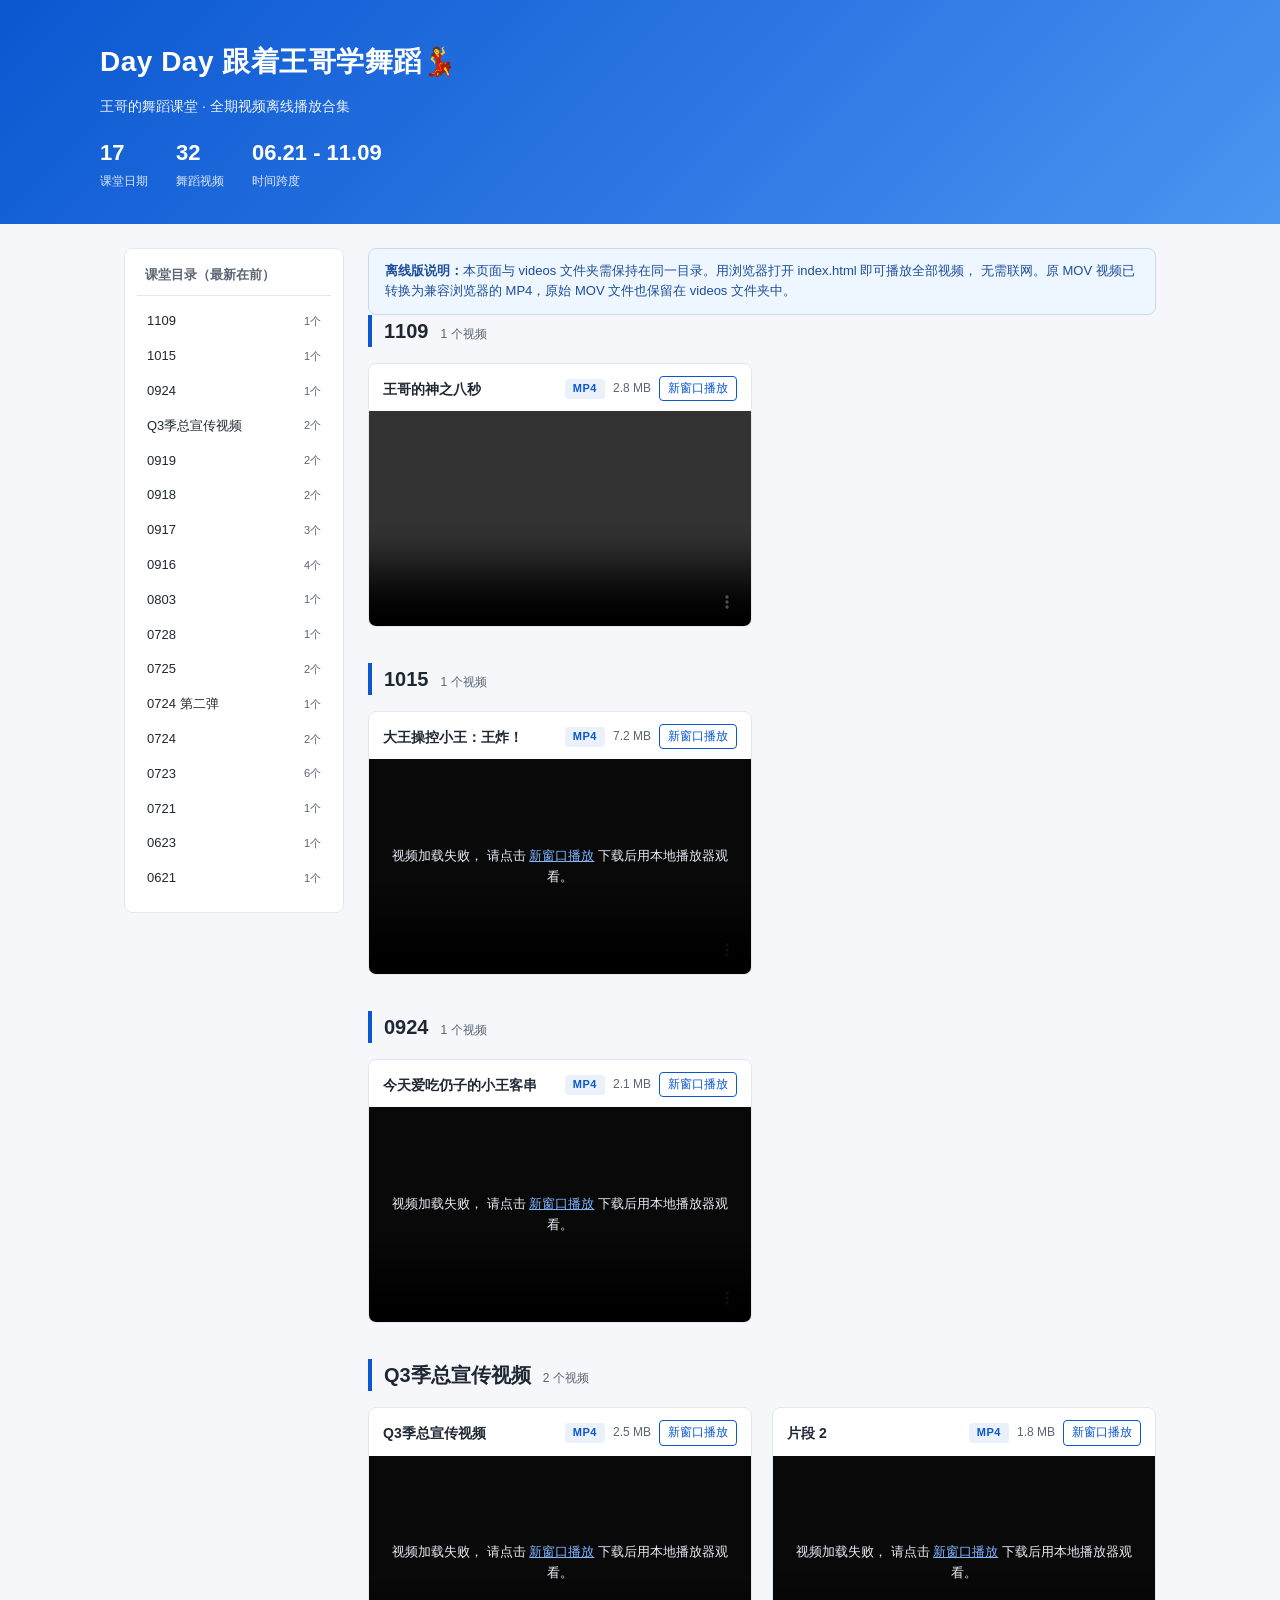
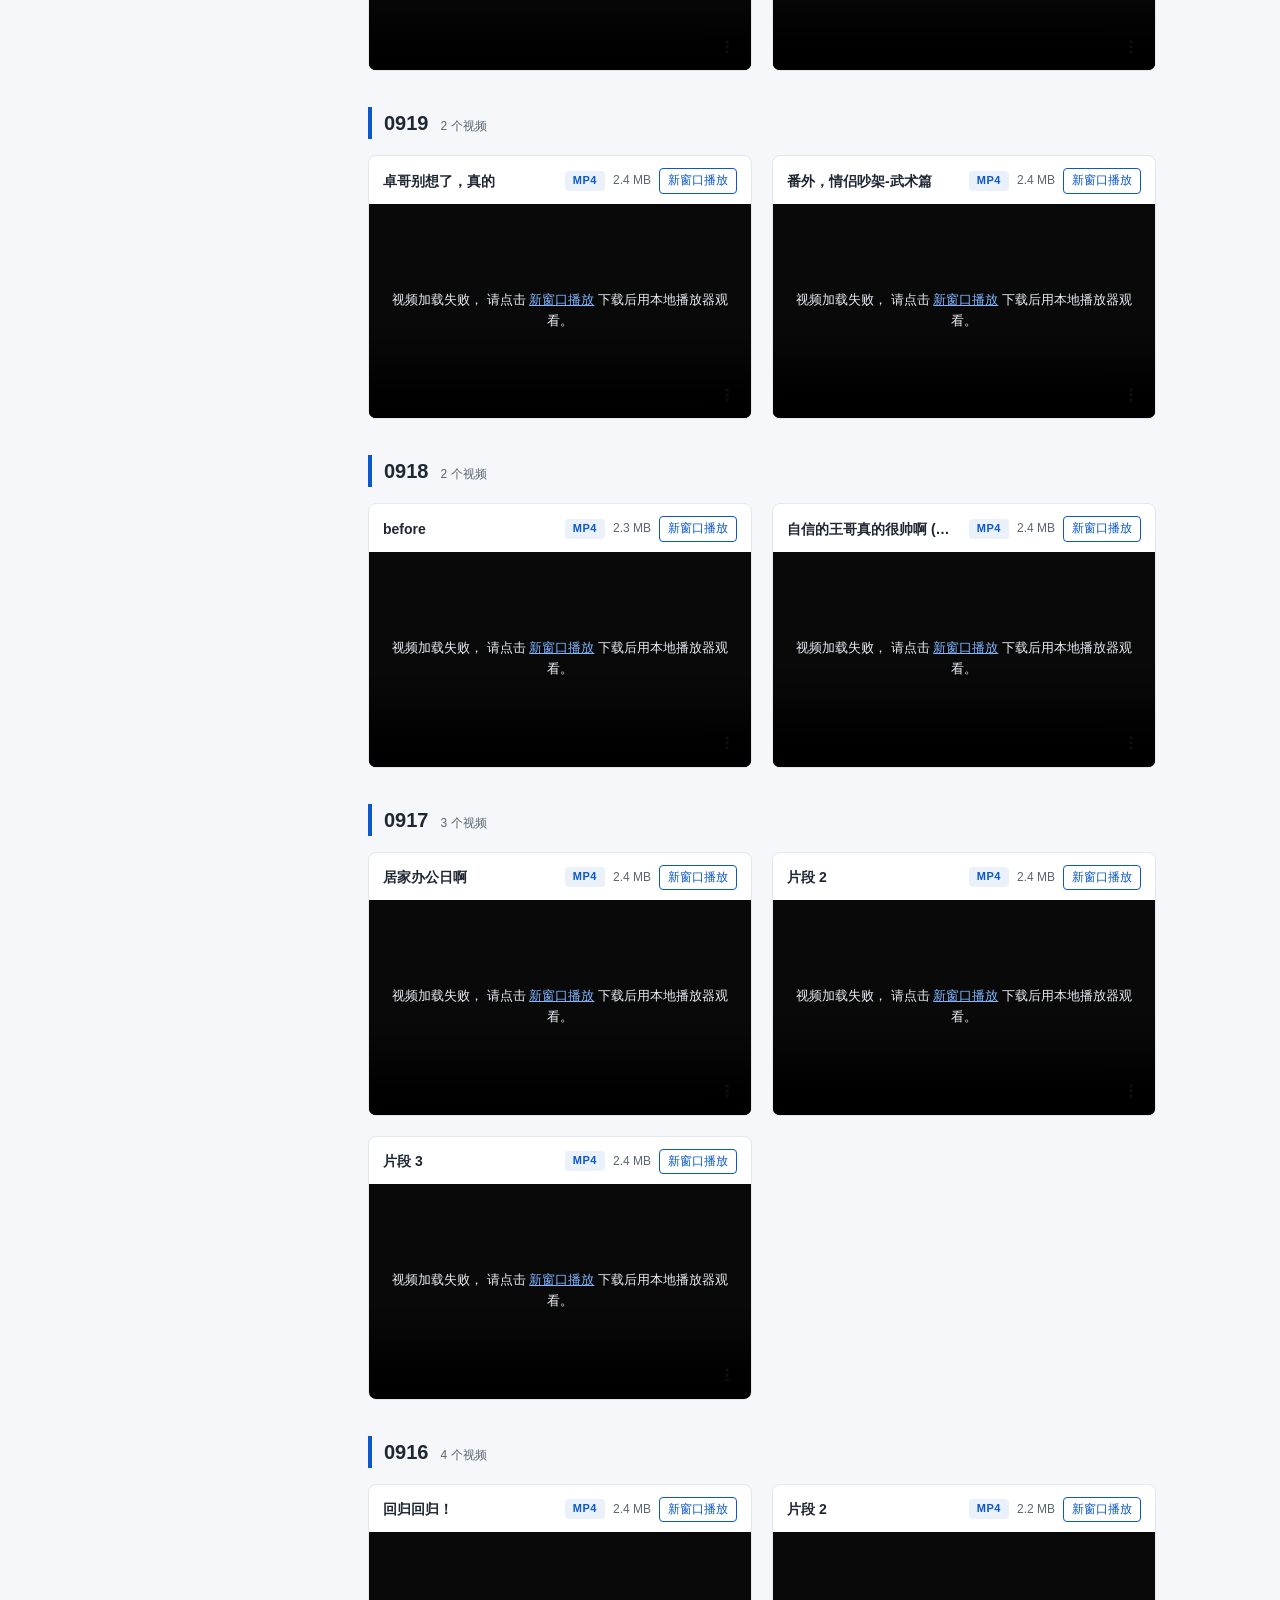
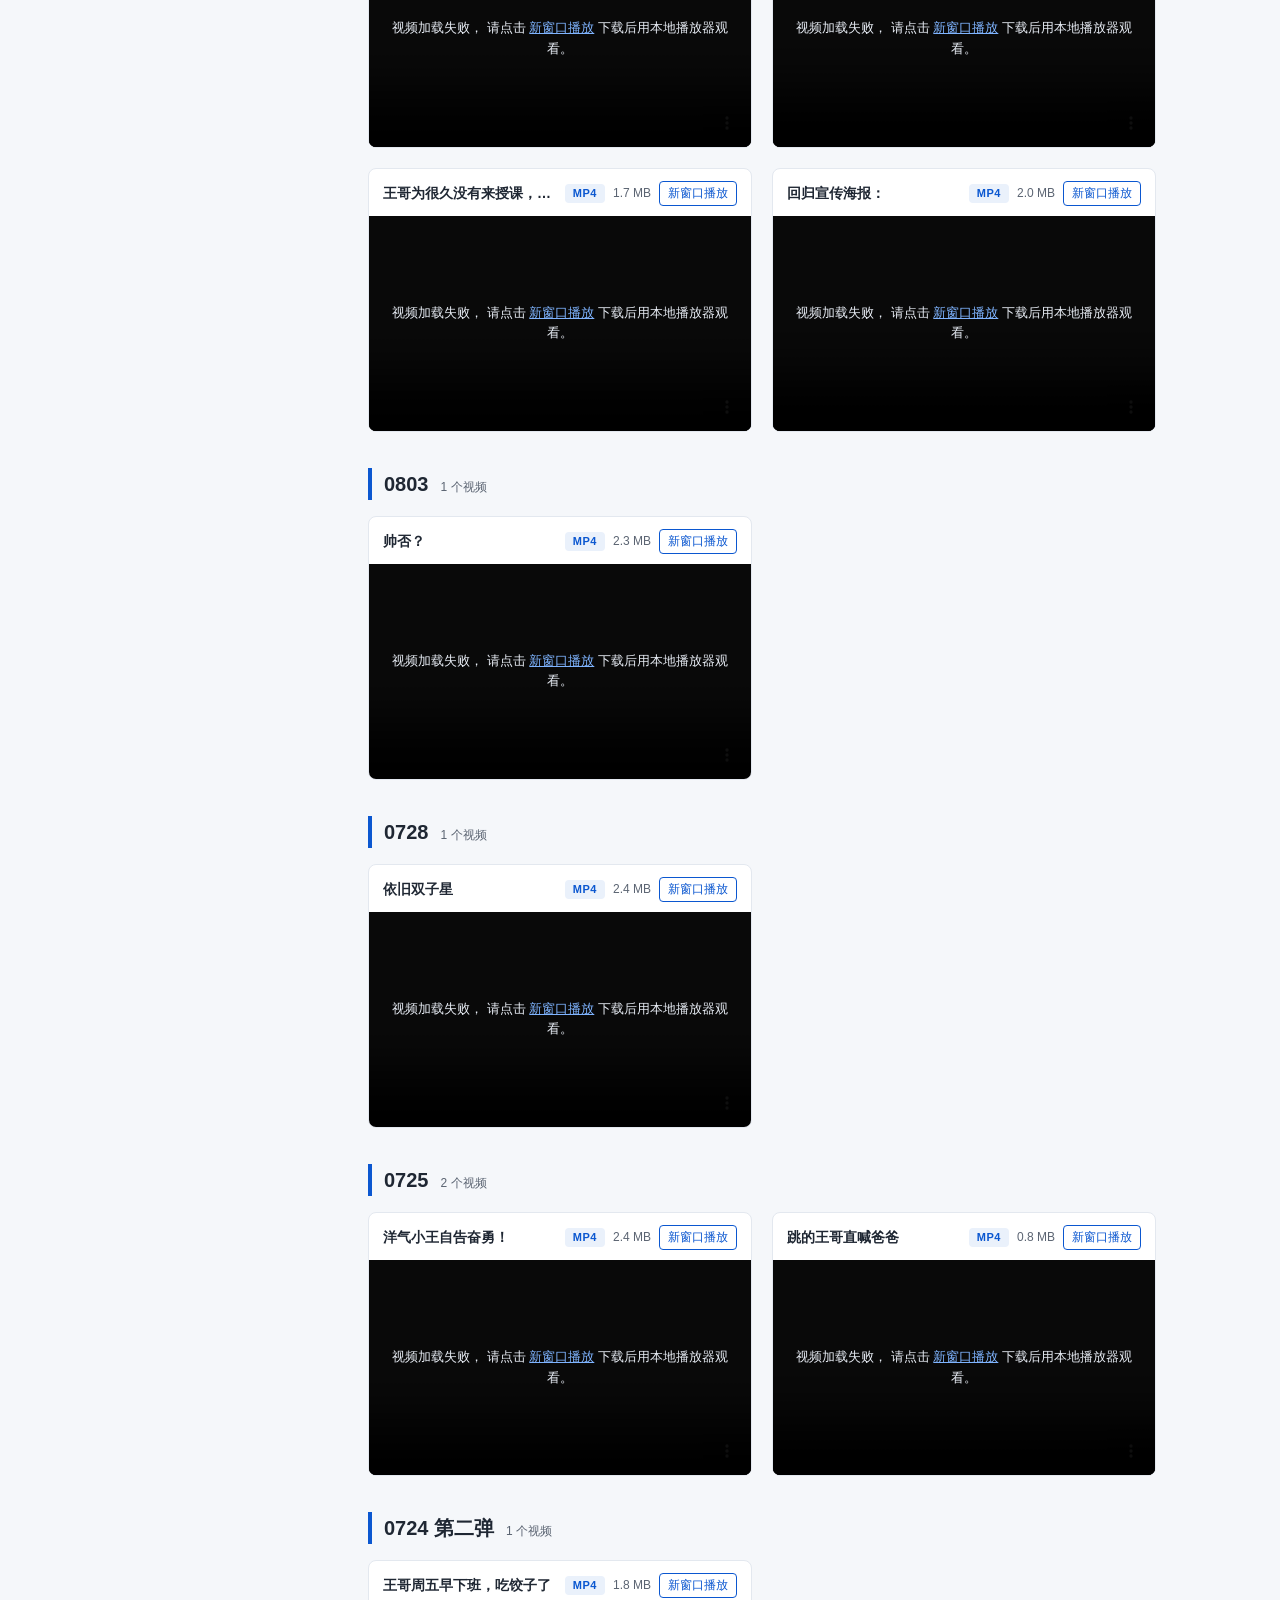
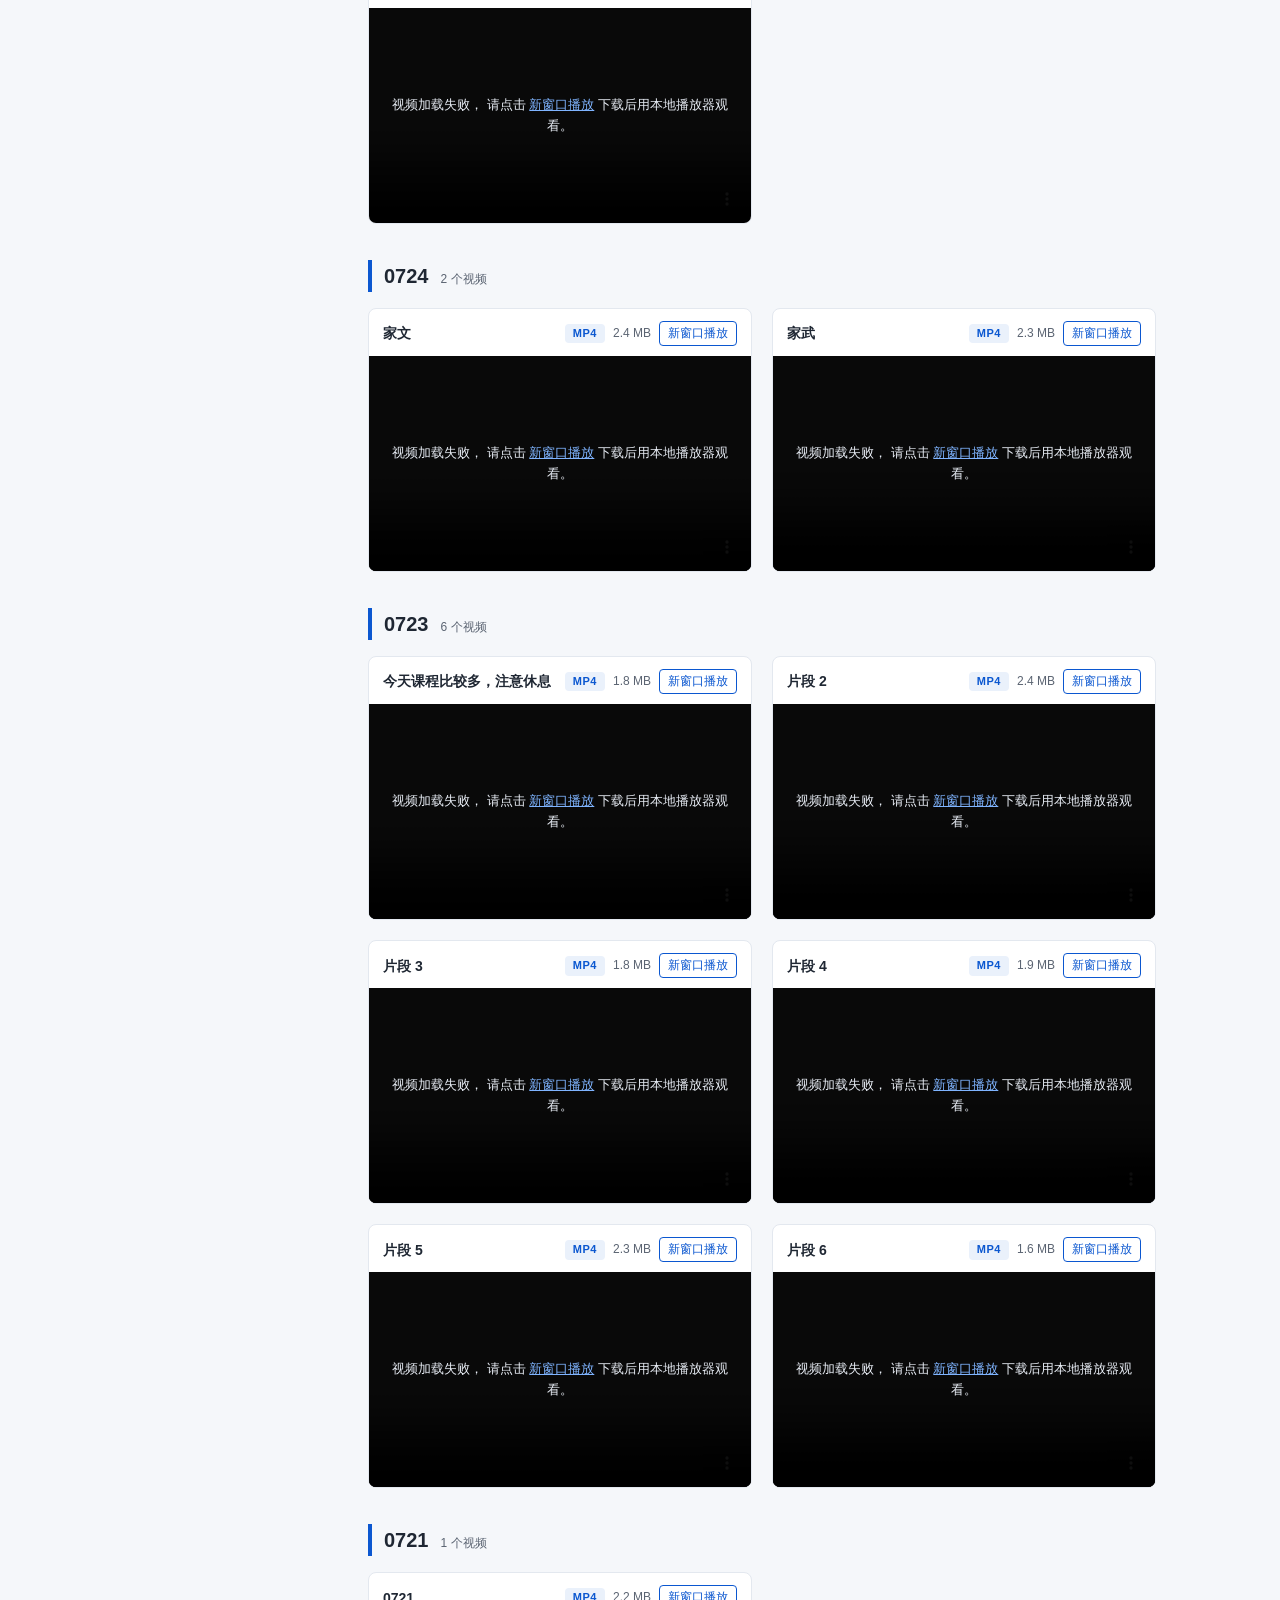
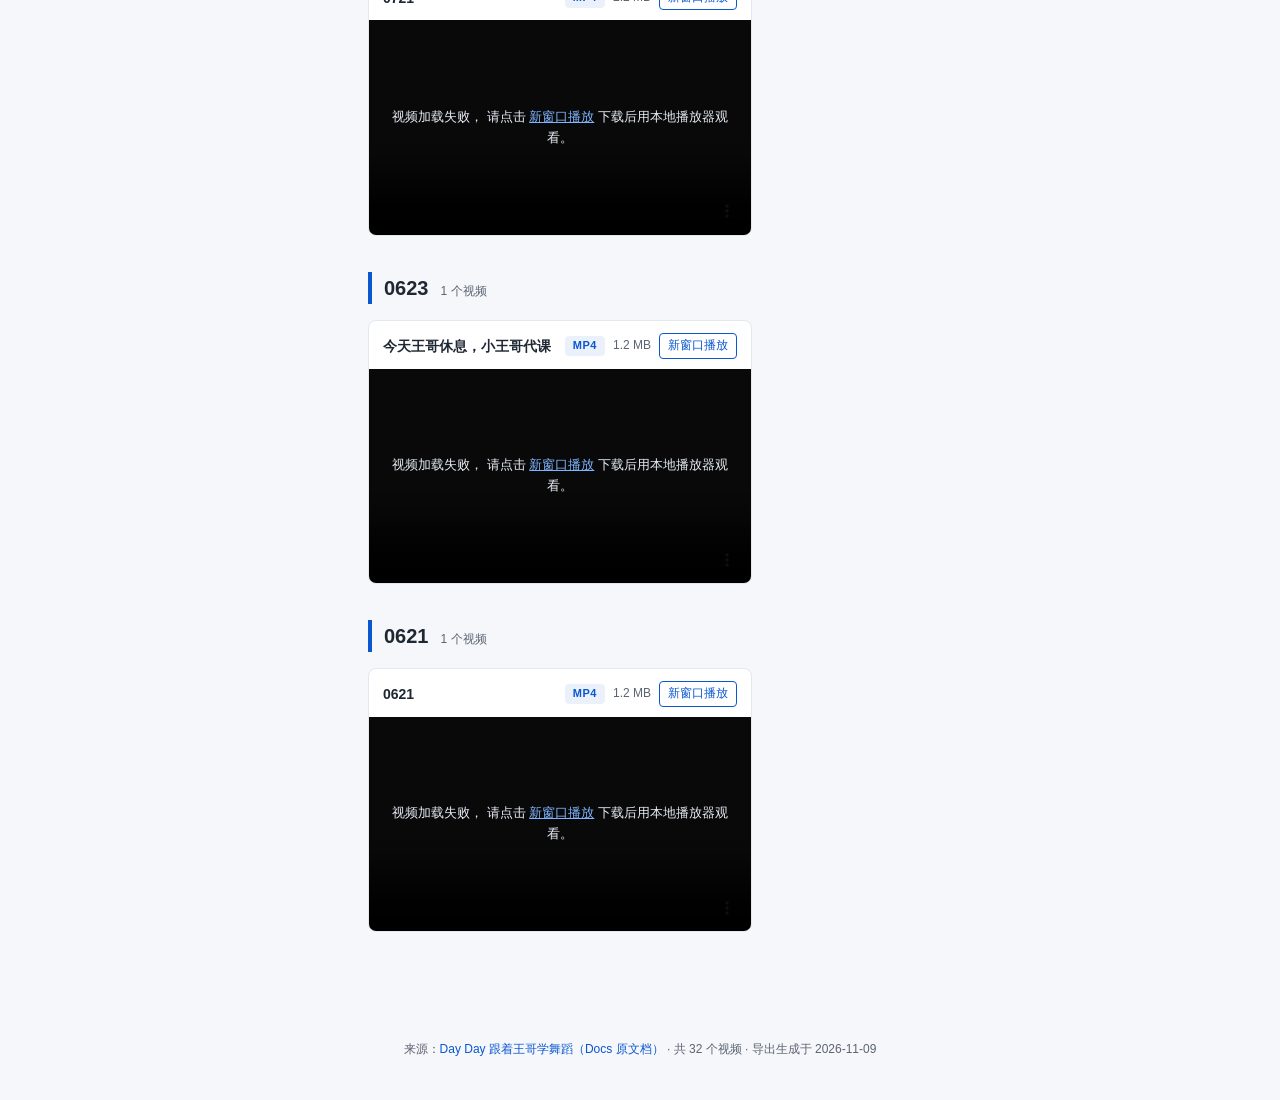
<file: index.before-redesign.html>
<!DOCTYPE html>
<html lang="zh-CN">
<head>
<meta charset="UTF-8">
<meta name="viewport" content="width=device-width, initial-scale=1.0">
<title>Day Day 跟着王哥学舞蹈💃 · 视频合集（离线版）</title>
<style>
:root {
  --blue: #0b57d0;
  --blue-light: #eaf1fb;
  --text: #1f2733;
  --text-sub: #5b6472;
  --line: #e3e8ef;
  --bg: #f5f7fa;
  --card: #ffffff;
}
* { margin: 0; padding: 0; box-sizing: border-box; }
html { scroll-behavior: smooth; }
body {
  font-family: -apple-system, BlinkMacSystemFont, "Segoe UI", "PingFang SC",
    "Hiragino Sans GB", "Microsoft YaHei", "Noto Sans CJK SC", sans-serif;
  background: var(--bg);
  color: var(--text);
  line-height: 1.6;
}
.header {
  background: linear-gradient(135deg, #0b57d0 0%, #2f7ae5 60%, #4b96f0 100%);
  color: #fff;
  padding: 40px 24px 32px;
}
.header-inner { max-width: 1080px; margin: 0 auto; }
.header h1 { font-size: 28px; font-weight: 700; letter-spacing: 0.5px; }
.header .sub { margin-top: 10px; font-size: 14px; opacity: 0.92; }
.header .stats { margin-top: 18px; display: flex; gap: 28px; flex-wrap: wrap; }
.stat-num { font-size: 22px; font-weight: 700; }
.stat-label { font-size: 12px; opacity: 0.85; margin-top: 2px; }
.layout {
  max-width: 1080px;
  margin: 24px auto 0;
  padding: 0 24px 48px;
  display: grid;
  grid-template-columns: 220px 1fr;
  gap: 24px;
  align-items: start;
}
.toc {
  position: sticky;
  top: 16px;
  background: var(--card);
  border: 1px solid var(--line);
  border-radius: 8px;
  padding: 16px 12px;
  max-height: calc(100vh - 32px);
  overflow-y: auto;
}
.toc-title {
  font-size: 13px;
  font-weight: 600;
  color: var(--text-sub);
  padding: 0 8px 10px;
  border-bottom: 1px solid var(--line);
  margin-bottom: 8px;
}
.nav-item {
  display: flex;
  justify-content: space-between;
  align-items: center;
  gap: 8px;
  padding: 7px 10px;
  border-radius: 6px;
  font-size: 13px;
  color: var(--text);
  text-decoration: none;
  transition: background 0.15s;
}
.nav-item:hover { background: var(--blue-light); color: var(--blue); }
.nav-date { overflow: hidden; text-overflow: ellipsis; white-space: nowrap; }
.nav-count { font-size: 11px; color: var(--text-sub); flex-shrink: 0; }
.notice {
  grid-column: 1 / -1;
  background: #eef6ff;
  border: 1px solid #c4dcf8;
  border-radius: 8px;
  padding: 12px 16px;
  font-size: 13px;
  color: #1c4e9c;
}
.notice b { font-weight: 600; }
.section { margin-bottom: 36px; }
.sec-head {
  display: flex;
  align-items: baseline;
  gap: 12px;
  border-left: 4px solid var(--blue);
  padding-left: 12px;
  margin-bottom: 16px;
}
.sec-head h2 { font-size: 20px; font-weight: 700; }
.sec-count { font-size: 12px; color: var(--text-sub); }
.video-grid {
  display: grid;
  grid-template-columns: repeat(auto-fill, minmax(380px, 1fr));
  gap: 20px;
}
.video-card {
  background: var(--card);
  border: 1px solid var(--line);
  border-radius: 8px;
  overflow: hidden;
  transition: box-shadow 0.2s;
}
.video-card:hover { box-shadow: 0 4px 16px rgba(15, 42, 82, 0.10); }
.video-head {
  display: flex;
  justify-content: space-between;
  align-items: center;
  gap: 8px;
  padding: 12px 14px 10px;
}
.video-desc {
  font-size: 14px;
  font-weight: 600;
  overflow: hidden;
  text-overflow: ellipsis;
  white-space: nowrap;
}
.video-meta { display: flex; align-items: center; gap: 8px; flex-shrink: 0; }
.badge {
  font-size: 11px;
  font-weight: 600;
  padding: 1px 8px;
  border-radius: 4px;
  letter-spacing: 0.5px;
}
.badge.mp4 { background: var(--blue-light); color: var(--blue); }
.badge.mov { background: #fdf0e7; color: #b3591f; }
.size { font-size: 12px; color: var(--text-sub); }
.dl {
  font-size: 12px;
  color: var(--blue);
  text-decoration: none;
  border: 1px solid var(--blue);
  border-radius: 4px;
  padding: 2px 8px;
  transition: all 0.15s;
}
.dl:hover { background: var(--blue); color: #fff; }
.player-wrap { position: relative; background: #000; aspect-ratio: 16 / 9; }
.player-wrap video { width: 100%; height: 100%; display: block; }
.play-fallback {
  position: absolute;
  inset: 0;
  display: block;
  align-content: center;
  text-align: center;
  background: rgba(0, 0, 0, 0.82);
  color: #e8edf5;
  font-size: 13px;
  padding: 20px;
}
.play-fallback[hidden] { display: none; }
.play-fallback a { color: #7fb4ff; white-space: nowrap; }
.footer {
  text-align: center;
  font-size: 12px;
  color: var(--text-sub);
  padding: 24px 16px 40px;
}
.footer a { color: var(--blue); text-decoration: none; }
.back-top {
  position: fixed;
  right: 20px;
  bottom: 24px;
  width: 40px;
  height: 40px;
  border-radius: 8px;
  background: var(--blue);
  color: #fff;
  display: flex;
  align-items: center;
  justify-content: center;
  font-size: 18px;
  text-decoration: none;
  opacity: 0;
  pointer-events: none;
  transition: opacity 0.2s;
  box-shadow: 0 2px 8px rgba(11, 87, 208, 0.35);
}
.back-top.show { opacity: 1; pointer-events: auto; }
@media (max-width: 860px) {
  .layout { grid-template-columns: 1fr; }
  .toc { position: static; max-height: 200px; }
  .video-grid { grid-template-columns: 1fr; }
  .header h1 { font-size: 22px; }
}
</style>
</head>
<body>
<header class="header" id="top">
  <div class="header-inner">
    <h1>Day Day 跟着王哥学舞蹈💃</h1>
    <div class="sub">王哥的舞蹈课堂 · 全期视频离线播放合集</div>
    <div class="stats">
      <div><div class="stat-num">17</div><div class="stat-label">课堂日期</div></div>
      <div><div class="stat-num">32</div><div class="stat-label">舞蹈视频</div></div>
      <div><div class="stat-num">06.21 - 11.09</div><div class="stat-label">时间跨度</div></div>
    </div>
  </div>
</header>
<div class="layout">
  <aside class="toc">
    <div class="toc-title">课堂目录（最新在前）</div>
<a class="nav-item" href="#sec-0" title="1109"><span class="nav-date">1109</span><span class="nav-count">1个</span></a>
<a class="nav-item" href="#sec-1" title="1015"><span class="nav-date">1015</span><span class="nav-count">1个</span></a>
<a class="nav-item" href="#sec-2" title="0924"><span class="nav-date">0924</span><span class="nav-count">1个</span></a>
<a class="nav-item" href="#sec-3" title="Q3季总宣传视频"><span class="nav-date">Q3季总宣传视频</span><span class="nav-count">2个</span></a>
<a class="nav-item" href="#sec-4" title="0919"><span class="nav-date">0919</span><span class="nav-count">2个</span></a>
<a class="nav-item" href="#sec-5" title="0918"><span class="nav-date">0918</span><span class="nav-count">2个</span></a>
<a class="nav-item" href="#sec-6" title="0917"><span class="nav-date">0917</span><span class="nav-count">3个</span></a>
<a class="nav-item" href="#sec-7" title="0916"><span class="nav-date">0916</span><span class="nav-count">4个</span></a>
<a class="nav-item" href="#sec-8" title="0803"><span class="nav-date">0803</span><span class="nav-count">1个</span></a>
<a class="nav-item" href="#sec-9" title="0728"><span class="nav-date">0728</span><span class="nav-count">1个</span></a>
<a class="nav-item" href="#sec-10" title="0725"><span class="nav-date">0725</span><span class="nav-count">2个</span></a>
<a class="nav-item" href="#sec-11" title="0724 第二弹"><span class="nav-date">0724 第二弹</span><span class="nav-count">1个</span></a>
<a class="nav-item" href="#sec-12" title="0724"><span class="nav-date">0724</span><span class="nav-count">2个</span></a>
<a class="nav-item" href="#sec-13" title="0723"><span class="nav-date">0723</span><span class="nav-count">6个</span></a>
<a class="nav-item" href="#sec-14" title="0721"><span class="nav-date">0721</span><span class="nav-count">1个</span></a>
<a class="nav-item" href="#sec-15" title="0623"><span class="nav-date">0623</span><span class="nav-count">1个</span></a>
<a class="nav-item" href="#sec-16" title="0621"><span class="nav-date">0621</span><span class="nav-count">1个</span></a>
  </aside>
  <main>
    <div class="notice">
      <b>离线版说明：</b>本页面与 videos 文件夹需保持在同一目录。用浏览器打开 index.html 即可播放全部视频，
      无需联网。原 MOV 视频已转换为兼容浏览器的 MP4，原始 MOV 文件也保留在 videos 文件夹中。
    </div>
<section class="section" id="sec-0">
  <div class="sec-head">
    <h2>1109</h2>
    <span class="sec-count">1 个视频</span>
  </div>
  <div class="video-grid">
<div class="video-card">
  <div class="video-head">
    <div class="video-desc" title="王哥的神之八秒">王哥的神之八秒</div>
    <div class="video-meta">
      <span class="badge mp4">MP4</span>
      <span class="size">2.8 MB</span>
      <a class="dl" href="videos/1109_%E7%8E%8B%E5%93%A5%E7%9A%84%E7%A5%9E%E4%B9%8B%E5%85%AB%E7%A7%92.mp4" target="_blank" rel="noopener">新窗口播放</a>
    </div>
  </div>
  <div class="player-wrap">
    <video controls preload="metadata" playsinline>
      <source src="videos/1109_%E7%8E%8B%E5%93%A5%E7%9A%84%E7%A5%9E%E4%B9%8B%E5%85%AB%E7%A7%92.mp4" type="video/mp4">
    </video>
    <div class="play-fallback" hidden>
      视频加载失败，
      请点击 <a href="videos/1109_%E7%8E%8B%E5%93%A5%E7%9A%84%E7%A5%9E%E4%B9%8B%E5%85%AB%E7%A7%92.mp4" target="_blank" rel="noopener">新窗口播放</a> 下载后用本地播放器观看。
    </div>
  </div>
</div>
  </div>
</section>
<section class="section" id="sec-1">
  <div class="sec-head">
    <h2>1015</h2>
    <span class="sec-count">1 个视频</span>
  </div>
  <div class="video-grid">
<div class="video-card">
  <div class="video-head">
    <div class="video-desc" title="大王操控小王：王炸！">大王操控小王：王炸！</div>
    <div class="video-meta">
      <span class="badge mp4">MP4</span>
      <span class="size">7.2 MB</span>
      <a class="dl" href="videos/1015_%E5%A4%A7%E7%8E%8B%E6%93%8D%E6%8E%A7%E5%B0%8F%E7%8E%8B%EF%BC%9A%E7%8E%8B%E7%82%B8.mp4" target="_blank" rel="noopener">新窗口播放</a>
    </div>
  </div>
  <div class="player-wrap">
    <video controls preload="metadata" playsinline>
      <source src="videos/1015_%E5%A4%A7%E7%8E%8B%E6%93%8D%E6%8E%A7%E5%B0%8F%E7%8E%8B%EF%BC%9A%E7%8E%8B%E7%82%B8.mp4" type="video/mp4">
    </video>
    <div class="play-fallback" hidden>
      视频加载失败，
      请点击 <a href="videos/1015_%E5%A4%A7%E7%8E%8B%E6%93%8D%E6%8E%A7%E5%B0%8F%E7%8E%8B%EF%BC%9A%E7%8E%8B%E7%82%B8.mp4" target="_blank" rel="noopener">新窗口播放</a> 下载后用本地播放器观看。
    </div>
  </div>
</div>
  </div>
</section>
<section class="section" id="sec-2">
  <div class="sec-head">
    <h2>0924</h2>
    <span class="sec-count">1 个视频</span>
  </div>
  <div class="video-grid">
<div class="video-card">
  <div class="video-head">
    <div class="video-desc" title="今天爱吃仍子的小王客串">今天爱吃仍子的小王客串</div>
    <div class="video-meta">
      <span class="badge mp4">MP4</span>
      <span class="size">2.1 MB</span>
      <a class="dl" href="videos/0924_%E4%BB%8A%E5%A4%A9%E7%88%B1%E5%90%83%E4%BB%8D%E5%AD%90%E7%9A%84%E5%B0%8F%E7%8E%8B%E5%AE%A2%E4%B8%B2.mp4" target="_blank" rel="noopener">新窗口播放</a>
    </div>
  </div>
  <div class="player-wrap">
    <video controls preload="metadata" playsinline>
      <source src="videos/0924_%E4%BB%8A%E5%A4%A9%E7%88%B1%E5%90%83%E4%BB%8D%E5%AD%90%E7%9A%84%E5%B0%8F%E7%8E%8B%E5%AE%A2%E4%B8%B2.mp4" type="video/mp4">
    </video>
    <div class="play-fallback" hidden>
      视频加载失败，
      请点击 <a href="videos/0924_%E4%BB%8A%E5%A4%A9%E7%88%B1%E5%90%83%E4%BB%8D%E5%AD%90%E7%9A%84%E5%B0%8F%E7%8E%8B%E5%AE%A2%E4%B8%B2.mp4" target="_blank" rel="noopener">新窗口播放</a> 下载后用本地播放器观看。
    </div>
  </div>
</div>
  </div>
</section>
<section class="section" id="sec-3">
  <div class="sec-head">
    <h2>Q3季总宣传视频</h2>
    <span class="sec-count">2 个视频</span>
  </div>
  <div class="video-grid">
<div class="video-card">
  <div class="video-head">
    <div class="video-desc" title="Q3季总宣传视频">Q3季总宣传视频</div>
    <div class="video-meta">
      <span class="badge mp4">MP4</span>
      <span class="size">2.5 MB</span>
      <a class="dl" href="videos/Q3%E5%AD%A3%E6%80%BB%E5%AE%A3%E4%BC%A0%E8%A7%86%E9%A2%91_01_Q3%E5%AD%A3%E6%80%BB%E5%AE%A3%E4%BC%A0%E8%A7%86%E9%A2%91.mp4" target="_blank" rel="noopener">新窗口播放</a>
    </div>
  </div>
  <div class="player-wrap">
    <video controls preload="metadata" playsinline>
      <source src="videos/Q3%E5%AD%A3%E6%80%BB%E5%AE%A3%E4%BC%A0%E8%A7%86%E9%A2%91_01_Q3%E5%AD%A3%E6%80%BB%E5%AE%A3%E4%BC%A0%E8%A7%86%E9%A2%91.mp4" type="video/mp4">
    </video>
    <div class="play-fallback" hidden>
      视频加载失败，
      请点击 <a href="videos/Q3%E5%AD%A3%E6%80%BB%E5%AE%A3%E4%BC%A0%E8%A7%86%E9%A2%91_01_Q3%E5%AD%A3%E6%80%BB%E5%AE%A3%E4%BC%A0%E8%A7%86%E9%A2%91.mp4" target="_blank" rel="noopener">新窗口播放</a> 下载后用本地播放器观看。
    </div>
  </div>
</div>
<div class="video-card">
  <div class="video-head">
    <div class="video-desc" title="片段 2">片段 2</div>
    <div class="video-meta">
      <span class="badge mp4">MP4</span>
      <span class="size">1.8 MB</span>
      <a class="dl" href="videos/Q3%E5%AD%A3%E6%80%BB%E5%AE%A3%E4%BC%A0%E8%A7%86%E9%A2%91_02.mp4" target="_blank" rel="noopener">新窗口播放</a>
    </div>
  </div>
  <div class="player-wrap">
    <video controls preload="metadata" playsinline>
      <source src="videos/Q3%E5%AD%A3%E6%80%BB%E5%AE%A3%E4%BC%A0%E8%A7%86%E9%A2%91_02.mp4" type="video/mp4">
    </video>
    <div class="play-fallback" hidden>
      视频加载失败，
      请点击 <a href="videos/Q3%E5%AD%A3%E6%80%BB%E5%AE%A3%E4%BC%A0%E8%A7%86%E9%A2%91_02.mp4" target="_blank" rel="noopener">新窗口播放</a> 下载后用本地播放器观看。
    </div>
  </div>
</div>
  </div>
</section>
<section class="section" id="sec-4">
  <div class="sec-head">
    <h2>0919</h2>
    <span class="sec-count">2 个视频</span>
  </div>
  <div class="video-grid">
<div class="video-card">
  <div class="video-head">
    <div class="video-desc" title="卓哥别想了，真的">卓哥别想了，真的</div>
    <div class="video-meta">
      <span class="badge mp4">MP4</span>
      <span class="size">2.4 MB</span>
      <a class="dl" href="videos/0919_01_%E5%8D%93%E5%93%A5%E5%88%AB%E6%83%B3%E4%BA%86%EF%BC%8C%E7%9C%9F%E7%9A%84.mp4" target="_blank" rel="noopener">新窗口播放</a>
    </div>
  </div>
  <div class="player-wrap">
    <video controls preload="metadata" playsinline>
      <source src="videos/0919_01_%E5%8D%93%E5%93%A5%E5%88%AB%E6%83%B3%E4%BA%86%EF%BC%8C%E7%9C%9F%E7%9A%84.mp4" type="video/mp4">
    </video>
    <div class="play-fallback" hidden>
      视频加载失败，
      请点击 <a href="videos/0919_01_%E5%8D%93%E5%93%A5%E5%88%AB%E6%83%B3%E4%BA%86%EF%BC%8C%E7%9C%9F%E7%9A%84.mp4" target="_blank" rel="noopener">新窗口播放</a> 下载后用本地播放器观看。
    </div>
  </div>
</div>
<div class="video-card">
  <div class="video-head">
    <div class="video-desc" title="番外，情侣吵架-武术篇">番外，情侣吵架-武术篇</div>
    <div class="video-meta">
      <span class="badge mp4">MP4</span>
      <span class="size">2.4 MB</span>
      <a class="dl" href="videos/0919_02_%E7%95%AA%E5%A4%96%EF%BC%8C%E6%83%85%E4%BE%A3%E5%90%B5%E6%9E%B6-%E6%AD%A6%E6%9C%AF%E7%AF%87.mp4" target="_blank" rel="noopener">新窗口播放</a>
    </div>
  </div>
  <div class="player-wrap">
    <video controls preload="metadata" playsinline>
      <source src="videos/0919_02_%E7%95%AA%E5%A4%96%EF%BC%8C%E6%83%85%E4%BE%A3%E5%90%B5%E6%9E%B6-%E6%AD%A6%E6%9C%AF%E7%AF%87.mp4" type="video/mp4">
    </video>
    <div class="play-fallback" hidden>
      视频加载失败，
      请点击 <a href="videos/0919_02_%E7%95%AA%E5%A4%96%EF%BC%8C%E6%83%85%E4%BE%A3%E5%90%B5%E6%9E%B6-%E6%AD%A6%E6%9C%AF%E7%AF%87.mp4" target="_blank" rel="noopener">新窗口播放</a> 下载后用本地播放器观看。
    </div>
  </div>
</div>
  </div>
</section>
<section class="section" id="sec-5">
  <div class="sec-head">
    <h2>0918</h2>
    <span class="sec-count">2 个视频</span>
  </div>
  <div class="video-grid">
<div class="video-card">
  <div class="video-head">
    <div class="video-desc" title="before">before</div>
    <div class="video-meta">
      <span class="badge mp4">MP4</span>
      <span class="size">2.3 MB</span>
      <a class="dl" href="videos/0918_01_before.mp4" target="_blank" rel="noopener">新窗口播放</a>
    </div>
  </div>
  <div class="player-wrap">
    <video controls preload="metadata" playsinline>
      <source src="videos/0918_01_before.mp4" type="video/mp4">
    </video>
    <div class="play-fallback" hidden>
      视频加载失败，
      请点击 <a href="videos/0918_01_before.mp4" target="_blank" rel="noopener">新窗口播放</a> 下载后用本地播放器观看。
    </div>
  </div>
</div>
<div class="video-card">
  <div class="video-head">
    <div class="video-desc" title="自信的王哥真的很帅啊 (尖叫">自信的王哥真的很帅啊 (尖叫</div>
    <div class="video-meta">
      <span class="badge mp4">MP4</span>
      <span class="size">2.4 MB</span>
      <a class="dl" href="videos/0918_02_%E8%87%AA%E4%BF%A1%E7%9A%84%E7%8E%8B%E5%93%A5%E7%9C%9F%E7%9A%84%E5%BE%88%E5%B8%85%E5%95%8A_%28%E5%B0%96%E5%8F%AB.mp4" target="_blank" rel="noopener">新窗口播放</a>
    </div>
  </div>
  <div class="player-wrap">
    <video controls preload="metadata" playsinline>
      <source src="videos/0918_02_%E8%87%AA%E4%BF%A1%E7%9A%84%E7%8E%8B%E5%93%A5%E7%9C%9F%E7%9A%84%E5%BE%88%E5%B8%85%E5%95%8A_%28%E5%B0%96%E5%8F%AB.mp4" type="video/mp4">
    </video>
    <div class="play-fallback" hidden>
      视频加载失败，
      请点击 <a href="videos/0918_02_%E8%87%AA%E4%BF%A1%E7%9A%84%E7%8E%8B%E5%93%A5%E7%9C%9F%E7%9A%84%E5%BE%88%E5%B8%85%E5%95%8A_%28%E5%B0%96%E5%8F%AB.mp4" target="_blank" rel="noopener">新窗口播放</a> 下载后用本地播放器观看。
    </div>
  </div>
</div>
  </div>
</section>
<section class="section" id="sec-6">
  <div class="sec-head">
    <h2>0917</h2>
    <span class="sec-count">3 个视频</span>
  </div>
  <div class="video-grid">
<div class="video-card">
  <div class="video-head">
    <div class="video-desc" title="居家办公日啊">居家办公日啊</div>
    <div class="video-meta">
      <span class="badge mp4">MP4</span>
      <span class="size">2.4 MB</span>
      <a class="dl" href="videos/0917_01_%E5%B1%85%E5%AE%B6%E5%8A%9E%E5%85%AC%E6%97%A5%E5%95%8A.mp4" target="_blank" rel="noopener">新窗口播放</a>
    </div>
  </div>
  <div class="player-wrap">
    <video controls preload="metadata" playsinline>
      <source src="videos/0917_01_%E5%B1%85%E5%AE%B6%E5%8A%9E%E5%85%AC%E6%97%A5%E5%95%8A.mp4" type="video/mp4">
    </video>
    <div class="play-fallback" hidden>
      视频加载失败，
      请点击 <a href="videos/0917_01_%E5%B1%85%E5%AE%B6%E5%8A%9E%E5%85%AC%E6%97%A5%E5%95%8A.mp4" target="_blank" rel="noopener">新窗口播放</a> 下载后用本地播放器观看。
    </div>
  </div>
</div>
<div class="video-card">
  <div class="video-head">
    <div class="video-desc" title="片段 2">片段 2</div>
    <div class="video-meta">
      <span class="badge mp4">MP4</span>
      <span class="size">2.4 MB</span>
      <a class="dl" href="videos/0917_02.mp4" target="_blank" rel="noopener">新窗口播放</a>
    </div>
  </div>
  <div class="player-wrap">
    <video controls preload="metadata" playsinline>
      <source src="videos/0917_02.mp4" type="video/mp4">
    </video>
    <div class="play-fallback" hidden>
      视频加载失败，
      请点击 <a href="videos/0917_02.mp4" target="_blank" rel="noopener">新窗口播放</a> 下载后用本地播放器观看。
    </div>
  </div>
</div>
<div class="video-card">
  <div class="video-head">
    <div class="video-desc" title="片段 3">片段 3</div>
    <div class="video-meta">
      <span class="badge mp4">MP4</span>
      <span class="size">2.4 MB</span>
      <a class="dl" href="videos/0917_03.mp4" target="_blank" rel="noopener">新窗口播放</a>
    </div>
  </div>
  <div class="player-wrap">
    <video controls preload="metadata" playsinline>
      <source src="videos/0917_03.mp4" type="video/mp4">
    </video>
    <div class="play-fallback" hidden>
      视频加载失败，
      请点击 <a href="videos/0917_03.mp4" target="_blank" rel="noopener">新窗口播放</a> 下载后用本地播放器观看。
    </div>
  </div>
</div>
  </div>
</section>
<section class="section" id="sec-7">
  <div class="sec-head">
    <h2>0916</h2>
    <span class="sec-count">4 个视频</span>
  </div>
  <div class="video-grid">
<div class="video-card">
  <div class="video-head">
    <div class="video-desc" title="回归回归！">回归回归！</div>
    <div class="video-meta">
      <span class="badge mp4">MP4</span>
      <span class="size">2.4 MB</span>
      <a class="dl" href="videos/0916_01_%E5%9B%9E%E5%BD%92%E5%9B%9E%E5%BD%92.mp4" target="_blank" rel="noopener">新窗口播放</a>
    </div>
  </div>
  <div class="player-wrap">
    <video controls preload="metadata" playsinline>
      <source src="videos/0916_01_%E5%9B%9E%E5%BD%92%E5%9B%9E%E5%BD%92.mp4" type="video/mp4">
    </video>
    <div class="play-fallback" hidden>
      视频加载失败，
      请点击 <a href="videos/0916_01_%E5%9B%9E%E5%BD%92%E5%9B%9E%E5%BD%92.mp4" target="_blank" rel="noopener">新窗口播放</a> 下载后用本地播放器观看。
    </div>
  </div>
</div>
<div class="video-card">
  <div class="video-head">
    <div class="video-desc" title="片段 2">片段 2</div>
    <div class="video-meta">
      <span class="badge mp4">MP4</span>
      <span class="size">2.2 MB</span>
      <a class="dl" href="videos/0916_02.mp4" target="_blank" rel="noopener">新窗口播放</a>
    </div>
  </div>
  <div class="player-wrap">
    <video controls preload="metadata" playsinline>
      <source src="videos/0916_02.mp4" type="video/mp4">
    </video>
    <div class="play-fallback" hidden>
      视频加载失败，
      请点击 <a href="videos/0916_02.mp4" target="_blank" rel="noopener">新窗口播放</a> 下载后用本地播放器观看。
    </div>
  </div>
</div>
<div class="video-card">
  <div class="video-head">
    <div class="video-desc" title="王哥为很久没有来授课，自罚100下耳光！">王哥为很久没有来授课，自罚100下耳光！</div>
    <div class="video-meta">
      <span class="badge mp4">MP4</span>
      <span class="size">1.7 MB</span>
      <a class="dl" href="videos/0916_03_%E7%8E%8B%E5%93%A5%E4%B8%BA%E5%BE%88%E4%B9%85%E6%B2%A1%E6%9C%89%E6%9D%A5%E6%8E%88%E8%AF%BE%EF%BC%8C%E8%87%AA%E7%BD%9A100%E4%B8%8B%E8%80%B3%E5%85%89.mp4" target="_blank" rel="noopener">新窗口播放</a>
    </div>
  </div>
  <div class="player-wrap">
    <video controls preload="metadata" playsinline>
      <source src="videos/0916_03_%E7%8E%8B%E5%93%A5%E4%B8%BA%E5%BE%88%E4%B9%85%E6%B2%A1%E6%9C%89%E6%9D%A5%E6%8E%88%E8%AF%BE%EF%BC%8C%E8%87%AA%E7%BD%9A100%E4%B8%8B%E8%80%B3%E5%85%89.mp4" type="video/mp4">
    </video>
    <div class="play-fallback" hidden>
      视频加载失败，
      请点击 <a href="videos/0916_03_%E7%8E%8B%E5%93%A5%E4%B8%BA%E5%BE%88%E4%B9%85%E6%B2%A1%E6%9C%89%E6%9D%A5%E6%8E%88%E8%AF%BE%EF%BC%8C%E8%87%AA%E7%BD%9A100%E4%B8%8B%E8%80%B3%E5%85%89.mp4" target="_blank" rel="noopener">新窗口播放</a> 下载后用本地播放器观看。
    </div>
  </div>
</div>
<div class="video-card">
  <div class="video-head">
    <div class="video-desc" title="回归宣传海报：">回归宣传海报：</div>
    <div class="video-meta">
      <span class="badge mp4">MP4</span>
      <span class="size">2.0 MB</span>
      <a class="dl" href="videos/0916_04_%E5%9B%9E%E5%BD%92%E5%AE%A3%E4%BC%A0%E6%B5%B7%E6%8A%A5.mp4" target="_blank" rel="noopener">新窗口播放</a>
    </div>
  </div>
  <div class="player-wrap">
    <video controls preload="metadata" playsinline>
      <source src="videos/0916_04_%E5%9B%9E%E5%BD%92%E5%AE%A3%E4%BC%A0%E6%B5%B7%E6%8A%A5.mp4" type="video/mp4">
    </video>
    <div class="play-fallback" hidden>
      视频加载失败，
      请点击 <a href="videos/0916_04_%E5%9B%9E%E5%BD%92%E5%AE%A3%E4%BC%A0%E6%B5%B7%E6%8A%A5.mp4" target="_blank" rel="noopener">新窗口播放</a> 下载后用本地播放器观看。
    </div>
  </div>
</div>
  </div>
</section>
<section class="section" id="sec-8">
  <div class="sec-head">
    <h2>0803</h2>
    <span class="sec-count">1 个视频</span>
  </div>
  <div class="video-grid">
<div class="video-card">
  <div class="video-head">
    <div class="video-desc" title="帅否？">帅否？</div>
    <div class="video-meta">
      <span class="badge mp4">MP4</span>
      <span class="size">2.3 MB</span>
      <a class="dl" href="videos/0803_%E5%B8%85%E5%90%A6.mp4" target="_blank" rel="noopener">新窗口播放</a>
    </div>
  </div>
  <div class="player-wrap">
    <video controls preload="metadata" playsinline>
      <source src="videos/0803_%E5%B8%85%E5%90%A6.mp4" type="video/mp4">
    </video>
    <div class="play-fallback" hidden>
      视频加载失败，
      请点击 <a href="videos/0803_%E5%B8%85%E5%90%A6.mp4" target="_blank" rel="noopener">新窗口播放</a> 下载后用本地播放器观看。
    </div>
  </div>
</div>
  </div>
</section>
<section class="section" id="sec-9">
  <div class="sec-head">
    <h2>0728</h2>
    <span class="sec-count">1 个视频</span>
  </div>
  <div class="video-grid">
<div class="video-card">
  <div class="video-head">
    <div class="video-desc" title="依旧双子星">依旧双子星</div>
    <div class="video-meta">
      <span class="badge mp4">MP4</span>
      <span class="size">2.4 MB</span>
      <a class="dl" href="videos/0728_%E4%BE%9D%E6%97%A7%E5%8F%8C%E5%AD%90%E6%98%9F.mp4" target="_blank" rel="noopener">新窗口播放</a>
    </div>
  </div>
  <div class="player-wrap">
    <video controls preload="metadata" playsinline>
      <source src="videos/0728_%E4%BE%9D%E6%97%A7%E5%8F%8C%E5%AD%90%E6%98%9F.mp4" type="video/mp4">
    </video>
    <div class="play-fallback" hidden>
      视频加载失败，
      请点击 <a href="videos/0728_%E4%BE%9D%E6%97%A7%E5%8F%8C%E5%AD%90%E6%98%9F.mp4" target="_blank" rel="noopener">新窗口播放</a> 下载后用本地播放器观看。
    </div>
  </div>
</div>
  </div>
</section>
<section class="section" id="sec-10">
  <div class="sec-head">
    <h2>0725</h2>
    <span class="sec-count">2 个视频</span>
  </div>
  <div class="video-grid">
<div class="video-card">
  <div class="video-head">
    <div class="video-desc" title="洋气小王自告奋勇！">洋气小王自告奋勇！</div>
    <div class="video-meta">
      <span class="badge mp4">MP4</span>
      <span class="size">2.4 MB</span>
      <a class="dl" href="videos/0725_01_%E6%B4%8B%E6%B0%94%E5%B0%8F%E7%8E%8B%E8%87%AA%E5%91%8A%E5%A5%8B%E5%8B%87.mp4" target="_blank" rel="noopener">新窗口播放</a>
    </div>
  </div>
  <div class="player-wrap">
    <video controls preload="metadata" playsinline>
      <source src="videos/0725_01_%E6%B4%8B%E6%B0%94%E5%B0%8F%E7%8E%8B%E8%87%AA%E5%91%8A%E5%A5%8B%E5%8B%87.mp4" type="video/mp4">
    </video>
    <div class="play-fallback" hidden>
      视频加载失败，
      请点击 <a href="videos/0725_01_%E6%B4%8B%E6%B0%94%E5%B0%8F%E7%8E%8B%E8%87%AA%E5%91%8A%E5%A5%8B%E5%8B%87.mp4" target="_blank" rel="noopener">新窗口播放</a> 下载后用本地播放器观看。
    </div>
  </div>
</div>
<div class="video-card">
  <div class="video-head">
    <div class="video-desc" title="跳的王哥直喊爸爸">跳的王哥直喊爸爸</div>
    <div class="video-meta">
      <span class="badge mp4">MP4</span>
      <span class="size">0.8 MB</span>
      <a class="dl" href="videos/0725_02_%E8%B7%B3%E7%9A%84%E7%8E%8B%E5%93%A5%E7%9B%B4%E5%96%8A%E7%88%B8%E7%88%B8.mp4" target="_blank" rel="noopener">新窗口播放</a>
    </div>
  </div>
  <div class="player-wrap">
    <video controls preload="metadata" playsinline>
      <source src="videos/0725_02_%E8%B7%B3%E7%9A%84%E7%8E%8B%E5%93%A5%E7%9B%B4%E5%96%8A%E7%88%B8%E7%88%B8.mp4" type="video/mp4">
    </video>
    <div class="play-fallback" hidden>
      视频加载失败，
      请点击 <a href="videos/0725_02_%E8%B7%B3%E7%9A%84%E7%8E%8B%E5%93%A5%E7%9B%B4%E5%96%8A%E7%88%B8%E7%88%B8.mp4" target="_blank" rel="noopener">新窗口播放</a> 下载后用本地播放器观看。
    </div>
  </div>
</div>
  </div>
</section>
<section class="section" id="sec-11">
  <div class="sec-head">
    <h2>0724 第二弹</h2>
    <span class="sec-count">1 个视频</span>
  </div>
  <div class="video-grid">
<div class="video-card">
  <div class="video-head">
    <div class="video-desc" title="王哥周五早下班，吃饺子了">王哥周五早下班，吃饺子了</div>
    <div class="video-meta">
      <span class="badge mp4">MP4</span>
      <span class="size">1.8 MB</span>
      <a class="dl" href="videos/0724_%E7%AC%AC%E4%BA%8C%E5%BC%B9_%E7%8E%8B%E5%93%A5%E5%91%A8%E4%BA%94%E6%97%A9%E4%B8%8B%E7%8F%AD%EF%BC%8C%E5%90%83%E9%A5%BA%E5%AD%90%E4%BA%86.mp4" target="_blank" rel="noopener">新窗口播放</a>
    </div>
  </div>
  <div class="player-wrap">
    <video controls preload="metadata" playsinline>
      <source src="videos/0724_%E7%AC%AC%E4%BA%8C%E5%BC%B9_%E7%8E%8B%E5%93%A5%E5%91%A8%E4%BA%94%E6%97%A9%E4%B8%8B%E7%8F%AD%EF%BC%8C%E5%90%83%E9%A5%BA%E5%AD%90%E4%BA%86.mp4" type="video/mp4">
    </video>
    <div class="play-fallback" hidden>
      视频加载失败，
      请点击 <a href="videos/0724_%E7%AC%AC%E4%BA%8C%E5%BC%B9_%E7%8E%8B%E5%93%A5%E5%91%A8%E4%BA%94%E6%97%A9%E4%B8%8B%E7%8F%AD%EF%BC%8C%E5%90%83%E9%A5%BA%E5%AD%90%E4%BA%86.mp4" target="_blank" rel="noopener">新窗口播放</a> 下载后用本地播放器观看。
    </div>
  </div>
</div>
  </div>
</section>
<section class="section" id="sec-12">
  <div class="sec-head">
    <h2>0724</h2>
    <span class="sec-count">2 个视频</span>
  </div>
  <div class="video-grid">
<div class="video-card">
  <div class="video-head">
    <div class="video-desc" title="家文">家文</div>
    <div class="video-meta">
      <span class="badge mp4">MP4</span>
      <span class="size">2.4 MB</span>
      <a class="dl" href="videos/0724_01_%E5%AE%B6%E6%96%87.mp4" target="_blank" rel="noopener">新窗口播放</a>
    </div>
  </div>
  <div class="player-wrap">
    <video controls preload="metadata" playsinline>
      <source src="videos/0724_01_%E5%AE%B6%E6%96%87.mp4" type="video/mp4">
    </video>
    <div class="play-fallback" hidden>
      视频加载失败，
      请点击 <a href="videos/0724_01_%E5%AE%B6%E6%96%87.mp4" target="_blank" rel="noopener">新窗口播放</a> 下载后用本地播放器观看。
    </div>
  </div>
</div>
<div class="video-card">
  <div class="video-head">
    <div class="video-desc" title="家武">家武</div>
    <div class="video-meta">
      <span class="badge mp4">MP4</span>
      <span class="size">2.3 MB</span>
      <a class="dl" href="videos/0724_02_%E5%AE%B6%E6%AD%A6.mp4" target="_blank" rel="noopener">新窗口播放</a>
    </div>
  </div>
  <div class="player-wrap">
    <video controls preload="metadata" playsinline>
      <source src="videos/0724_02_%E5%AE%B6%E6%AD%A6.mp4" type="video/mp4">
    </video>
    <div class="play-fallback" hidden>
      视频加载失败，
      请点击 <a href="videos/0724_02_%E5%AE%B6%E6%AD%A6.mp4" target="_blank" rel="noopener">新窗口播放</a> 下载后用本地播放器观看。
    </div>
  </div>
</div>
  </div>
</section>
<section class="section" id="sec-13">
  <div class="sec-head">
    <h2>0723</h2>
    <span class="sec-count">6 个视频</span>
  </div>
  <div class="video-grid">
<div class="video-card">
  <div class="video-head">
    <div class="video-desc" title="今天课程比较多，注意休息">今天课程比较多，注意休息</div>
    <div class="video-meta">
      <span class="badge mp4">MP4</span>
      <span class="size">1.8 MB</span>
      <a class="dl" href="videos/0723_01_%E4%BB%8A%E5%A4%A9%E8%AF%BE%E7%A8%8B%E6%AF%94%E8%BE%83%E5%A4%9A%EF%BC%8C%E6%B3%A8%E6%84%8F%E4%BC%91%E6%81%AF.mp4" target="_blank" rel="noopener">新窗口播放</a>
    </div>
  </div>
  <div class="player-wrap">
    <video controls preload="metadata" playsinline>
      <source src="videos/0723_01_%E4%BB%8A%E5%A4%A9%E8%AF%BE%E7%A8%8B%E6%AF%94%E8%BE%83%E5%A4%9A%EF%BC%8C%E6%B3%A8%E6%84%8F%E4%BC%91%E6%81%AF.mp4" type="video/mp4">
    </video>
    <div class="play-fallback" hidden>
      视频加载失败，
      请点击 <a href="videos/0723_01_%E4%BB%8A%E5%A4%A9%E8%AF%BE%E7%A8%8B%E6%AF%94%E8%BE%83%E5%A4%9A%EF%BC%8C%E6%B3%A8%E6%84%8F%E4%BC%91%E6%81%AF.mp4" target="_blank" rel="noopener">新窗口播放</a> 下载后用本地播放器观看。
    </div>
  </div>
</div>
<div class="video-card">
  <div class="video-head">
    <div class="video-desc" title="片段 2">片段 2</div>
    <div class="video-meta">
      <span class="badge mp4">MP4</span>
      <span class="size">2.4 MB</span>
      <a class="dl" href="videos/0723_02.mp4" target="_blank" rel="noopener">新窗口播放</a>
    </div>
  </div>
  <div class="player-wrap">
    <video controls preload="metadata" playsinline>
      <source src="videos/0723_02.mp4" type="video/mp4">
    </video>
    <div class="play-fallback" hidden>
      视频加载失败，
      请点击 <a href="videos/0723_02.mp4" target="_blank" rel="noopener">新窗口播放</a> 下载后用本地播放器观看。
    </div>
  </div>
</div>
<div class="video-card">
  <div class="video-head">
    <div class="video-desc" title="片段 3">片段 3</div>
    <div class="video-meta">
      <span class="badge mp4">MP4</span>
      <span class="size">1.8 MB</span>
      <a class="dl" href="videos/0723_03.mp4" target="_blank" rel="noopener">新窗口播放</a>
    </div>
  </div>
  <div class="player-wrap">
    <video controls preload="metadata" playsinline>
      <source src="videos/0723_03.mp4" type="video/mp4">
    </video>
    <div class="play-fallback" hidden>
      视频加载失败，
      请点击 <a href="videos/0723_03.mp4" target="_blank" rel="noopener">新窗口播放</a> 下载后用本地播放器观看。
    </div>
  </div>
</div>
<div class="video-card">
  <div class="video-head">
    <div class="video-desc" title="片段 4">片段 4</div>
    <div class="video-meta">
      <span class="badge mp4">MP4</span>
      <span class="size">1.9 MB</span>
      <a class="dl" href="videos/0723_04.mp4" target="_blank" rel="noopener">新窗口播放</a>
    </div>
  </div>
  <div class="player-wrap">
    <video controls preload="metadata" playsinline>
      <source src="videos/0723_04.mp4" type="video/mp4">
    </video>
    <div class="play-fallback" hidden>
      视频加载失败，
      请点击 <a href="videos/0723_04.mp4" target="_blank" rel="noopener">新窗口播放</a> 下载后用本地播放器观看。
    </div>
  </div>
</div>
<div class="video-card">
  <div class="video-head">
    <div class="video-desc" title="片段 5">片段 5</div>
    <div class="video-meta">
      <span class="badge mp4">MP4</span>
      <span class="size">2.3 MB</span>
      <a class="dl" href="videos/0723_05.mp4" target="_blank" rel="noopener">新窗口播放</a>
    </div>
  </div>
  <div class="player-wrap">
    <video controls preload="metadata" playsinline>
      <source src="videos/0723_05.mp4" type="video/mp4">
    </video>
    <div class="play-fallback" hidden>
      视频加载失败，
      请点击 <a href="videos/0723_05.mp4" target="_blank" rel="noopener">新窗口播放</a> 下载后用本地播放器观看。
    </div>
  </div>
</div>
<div class="video-card">
  <div class="video-head">
    <div class="video-desc" title="片段 6">片段 6</div>
    <div class="video-meta">
      <span class="badge mp4">MP4</span>
      <span class="size">1.6 MB</span>
      <a class="dl" href="videos/0723_06.mp4" target="_blank" rel="noopener">新窗口播放</a>
    </div>
  </div>
  <div class="player-wrap">
    <video controls preload="metadata" playsinline>
      <source src="videos/0723_06.mp4" type="video/mp4">
    </video>
    <div class="play-fallback" hidden>
      视频加载失败，
      请点击 <a href="videos/0723_06.mp4" target="_blank" rel="noopener">新窗口播放</a> 下载后用本地播放器观看。
    </div>
  </div>
</div>
  </div>
</section>
<section class="section" id="sec-14">
  <div class="sec-head">
    <h2>0721</h2>
    <span class="sec-count">1 个视频</span>
  </div>
  <div class="video-grid">
<div class="video-card">
  <div class="video-head">
    <div class="video-desc" title="0721">0721</div>
    <div class="video-meta">
      <span class="badge mp4">MP4</span>
      <span class="size">2.2 MB</span>
      <a class="dl" href="videos/0721.mp4" target="_blank" rel="noopener">新窗口播放</a>
    </div>
  </div>
  <div class="player-wrap">
    <video controls preload="metadata" playsinline>
      <source src="videos/0721.mp4" type="video/mp4">
    </video>
    <div class="play-fallback" hidden>
      视频加载失败，
      请点击 <a href="videos/0721.mp4" target="_blank" rel="noopener">新窗口播放</a> 下载后用本地播放器观看。
    </div>
  </div>
</div>
  </div>
</section>
<section class="section" id="sec-15">
  <div class="sec-head">
    <h2>0623</h2>
    <span class="sec-count">1 个视频</span>
  </div>
  <div class="video-grid">
<div class="video-card">
  <div class="video-head">
    <div class="video-desc" title="今天王哥休息，小王哥代课">今天王哥休息，小王哥代课</div>
    <div class="video-meta">
      <span class="badge mp4">MP4</span>
      <span class="size">1.2 MB</span>
      <a class="dl" href="videos/0623_%E4%BB%8A%E5%A4%A9%E7%8E%8B%E5%93%A5%E4%BC%91%E6%81%AF%EF%BC%8C%E5%B0%8F%E7%8E%8B%E5%93%A5%E4%BB%A3%E8%AF%BE.mp4" target="_blank" rel="noopener">新窗口播放</a>
    </div>
  </div>
  <div class="player-wrap">
    <video controls preload="metadata" playsinline>
      <source src="videos/0623_%E4%BB%8A%E5%A4%A9%E7%8E%8B%E5%93%A5%E4%BC%91%E6%81%AF%EF%BC%8C%E5%B0%8F%E7%8E%8B%E5%93%A5%E4%BB%A3%E8%AF%BE.mp4" type="video/mp4">
    </video>
    <div class="play-fallback" hidden>
      视频加载失败，
      请点击 <a href="videos/0623_%E4%BB%8A%E5%A4%A9%E7%8E%8B%E5%93%A5%E4%BC%91%E6%81%AF%EF%BC%8C%E5%B0%8F%E7%8E%8B%E5%93%A5%E4%BB%A3%E8%AF%BE.mp4" target="_blank" rel="noopener">新窗口播放</a> 下载后用本地播放器观看。
    </div>
  </div>
</div>
  </div>
</section>
<section class="section" id="sec-16">
  <div class="sec-head">
    <h2>0621</h2>
    <span class="sec-count">1 个视频</span>
  </div>
  <div class="video-grid">
<div class="video-card">
  <div class="video-head">
    <div class="video-desc" title="0621">0621</div>
    <div class="video-meta">
      <span class="badge mp4">MP4</span>
      <span class="size">1.2 MB</span>
      <a class="dl" href="videos/0621.mp4" target="_blank" rel="noopener">新窗口播放</a>
    </div>
  </div>
  <div class="player-wrap">
    <video controls preload="metadata" playsinline>
      <source src="videos/0621.mp4" type="video/mp4">
    </video>
    <div class="play-fallback" hidden>
      视频加载失败，
      请点击 <a href="videos/0621.mp4" target="_blank" rel="noopener">新窗口播放</a> 下载后用本地播放器观看。
    </div>
  </div>
</div>
  </div>
</section>
  </main>
</div>
<a class="back-top" href="#top" id="backTop" aria-label="回到顶部">^</a>
<footer class="footer">
  来源：<a href="https://docs.corp.kuaishou.com/d/home/fcAAKuH-T7Q7LSq2rVWJ1p5ib" target="_blank" rel="noopener">Day Day 跟着王哥学舞蹈（Docs 原文档）</a> · 共 32 个视频 · 导出生成于 2026-11-09
</footer>
<script>
(function () {
  var backTop = document.getElementById("backTop");
  window.addEventListener("scroll", function () {
    if (window.scrollY > 400) backTop.classList.add("show");
    else backTop.classList.remove("show");
  }, { passive: true });

  var cards = document.querySelectorAll(".video-card");
  cards.forEach(function (card) {
    var video = card.querySelector("video");
    var fallback = card.querySelector(".play-fallback");
    var source = video.querySelector("source");
    source.addEventListener("error", function () { fallback.hidden = false; });
    video.addEventListener("error", function () { fallback.hidden = false; });
    video.addEventListener("loadeddata", function () { fallback.hidden = true; });
    if (video.error) fallback.hidden = false;
  });

  document.querySelectorAll("video").forEach(function (v) {
    v.addEventListener("play", function () {
      document.querySelectorAll("video").forEach(function (other) {
        if (other !== v && !other.paused) other.pause();
      });
    });
  });
})();
</script>
</body>
</html>
</file>
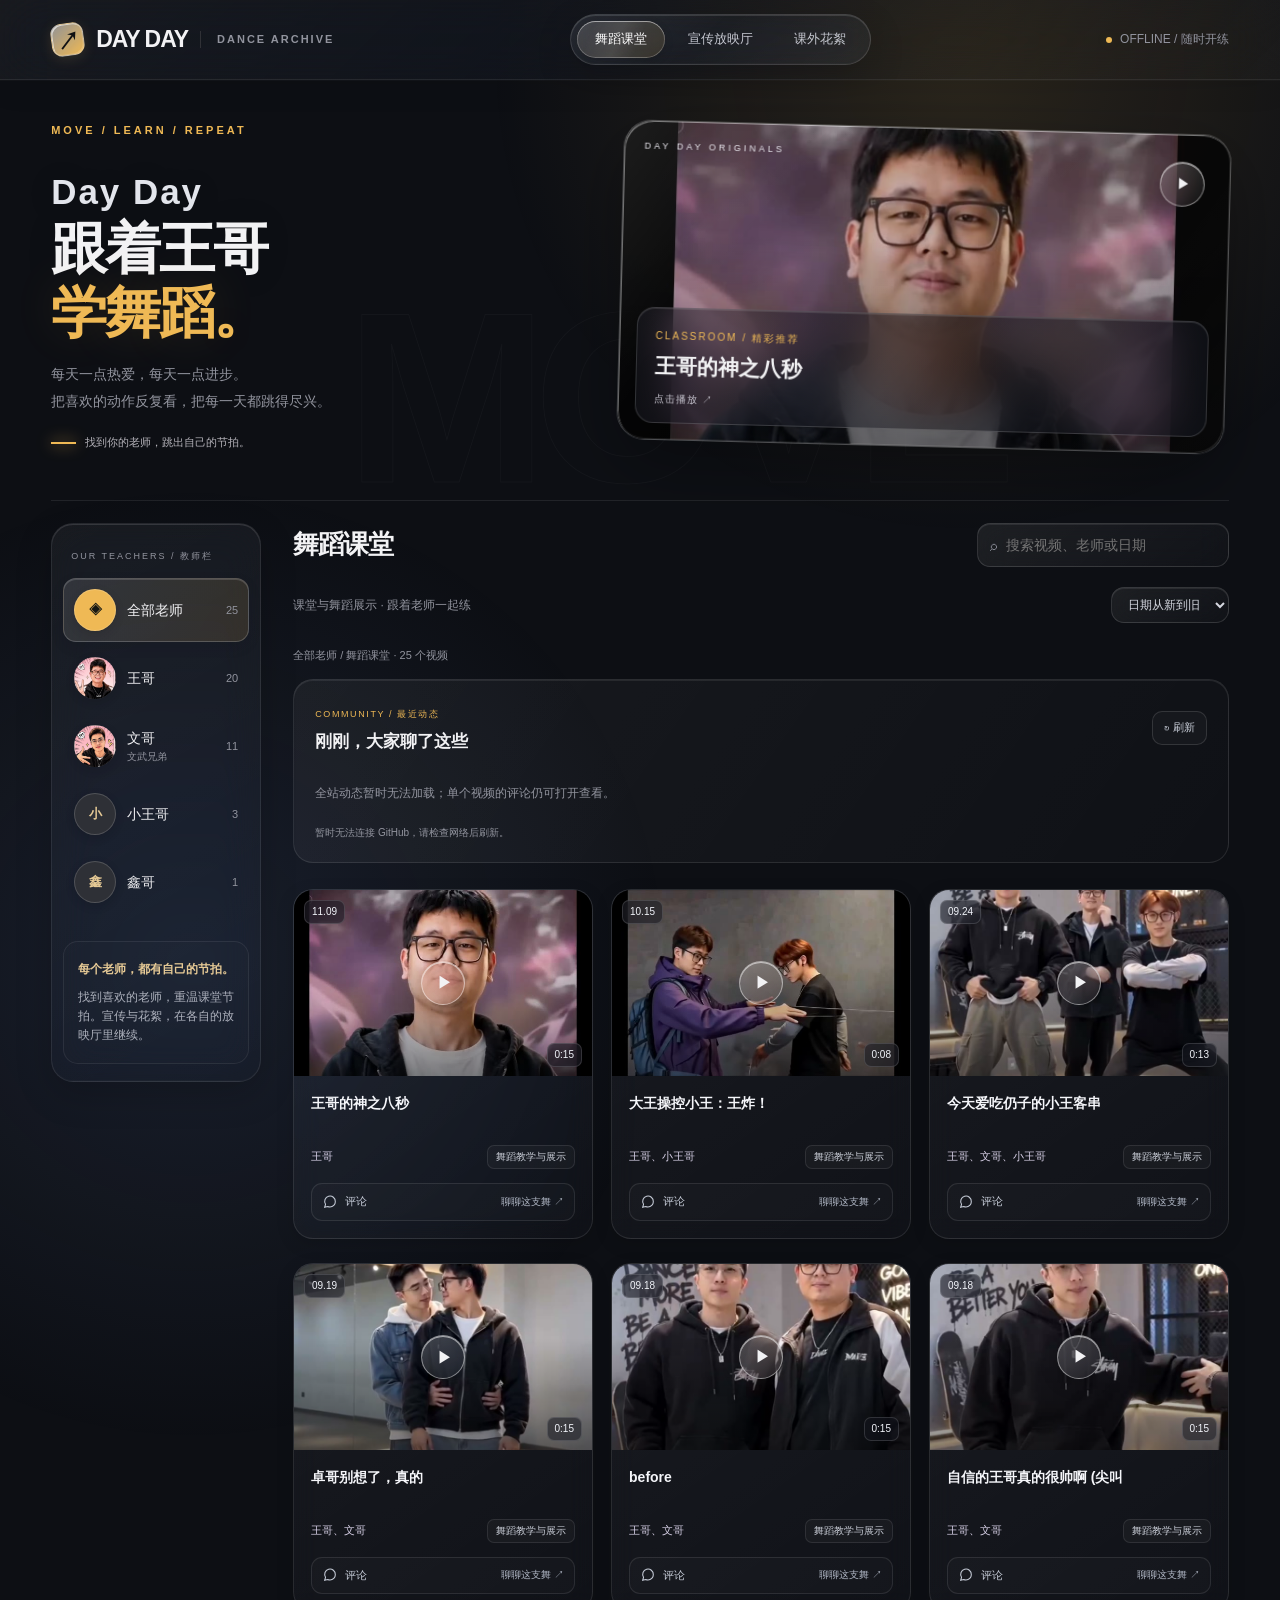
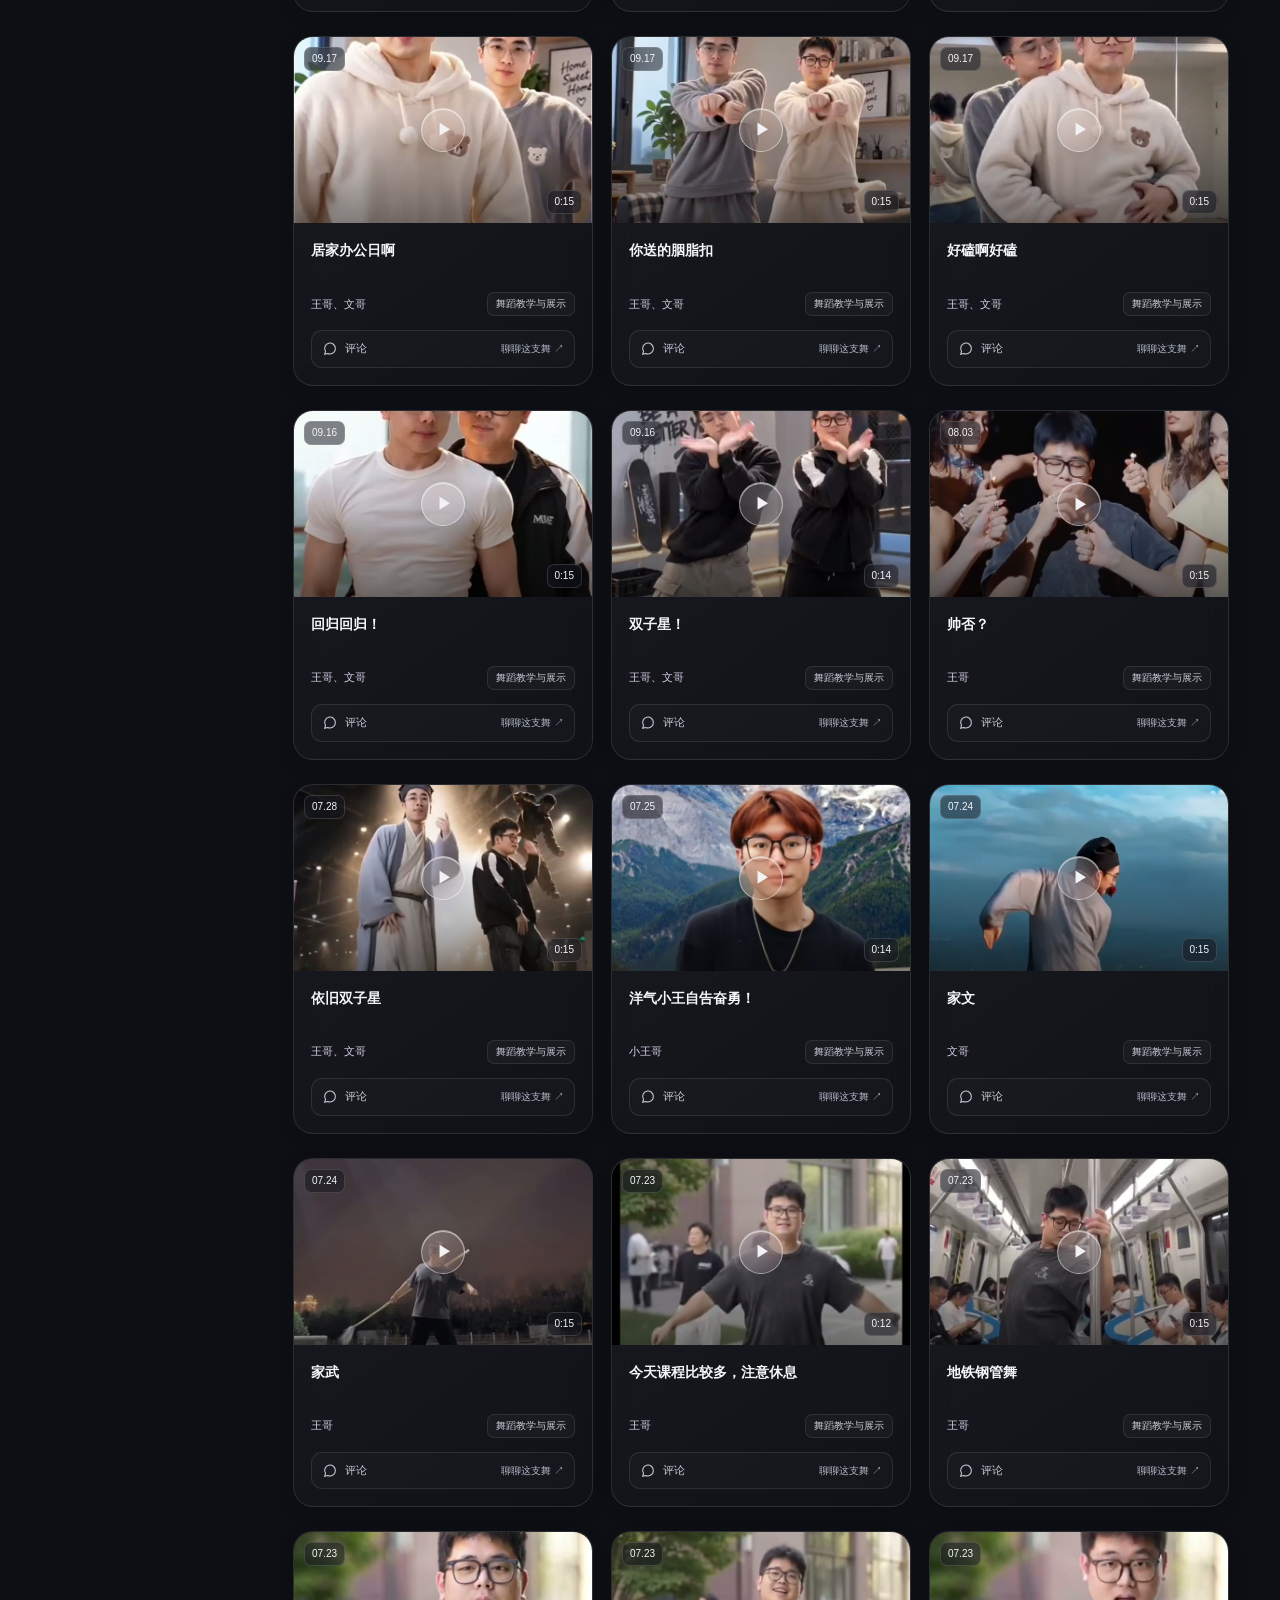
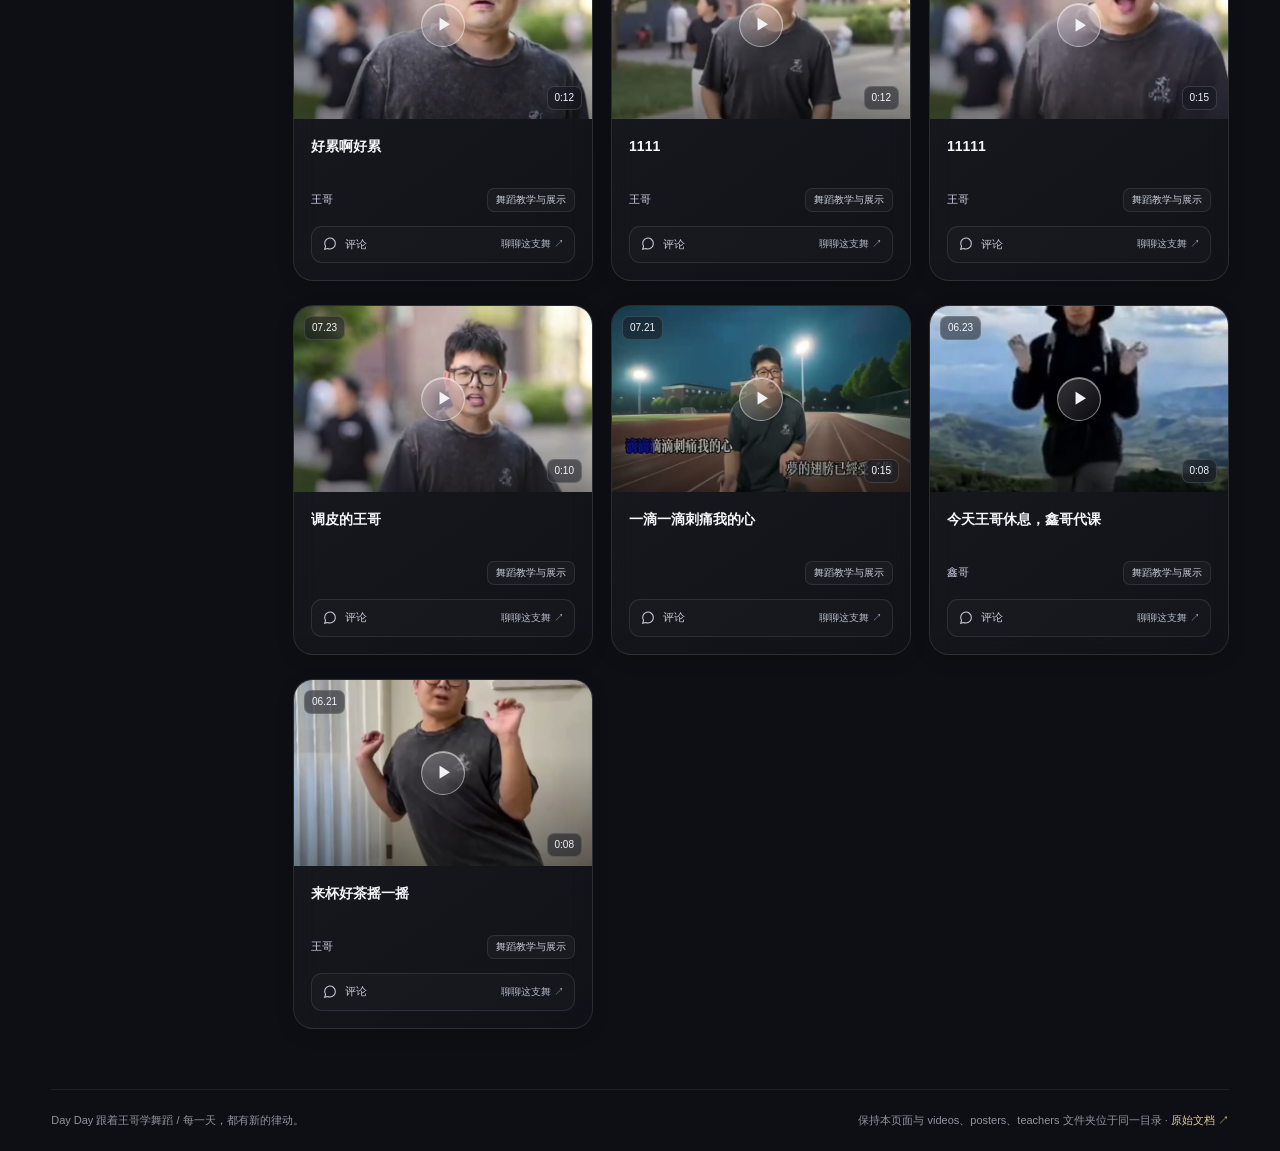
<file: video.html>
<!doctype html><html lang="zh-CN"><head><meta charset="utf-8"><meta name="viewport" content="width=device-width,initial-scale=1"><title>打开视频 · Day Day 跟着王哥学舞蹈</title><script src="video-data.js?v=4"></script><script src="video.js?v=4" defer></script></head><body style="background:#10131b;color:#edf0f7;font:16px sans-serif;padding:24px"><p>正在打开视频…</p><a href="index.html" style="color:#efb955">返回视频列表</a></body></html>
</file>
<file: comments-ui.css>
.activity-panel{padding:21px;margin:8px 0 26px;border:1px solid #ffffff19;border-radius:20px;background:linear-gradient(125deg,#ffffff0c,#ffffff03);box-shadow:inset 0 1px 0 #ffffff14}.activity-heading{display:flex;justify-content:space-between;align-items:center;gap:12px}.activity-kicker{font-size:9px;letter-spacing:1.6px;color:var(--lime)}.activity-heading h3{font-size:17px;font-weight:600;margin:5px 0 0}.activity-refresh{background:#ffffff07;border:1px solid #ffffff20;border-radius:10px;color:#ccd1dc;padding:7px 11px;font-size:11px;cursor:pointer;white-space:nowrap}.activity-refresh:hover{border-color:var(--lime);color:var(--lime)}.activity-refresh:disabled{opacity:.5;cursor:wait}.recent-comments{display:grid;grid-template-columns:repeat(3,minmax(0,1fr));gap:12px;margin-top:18px}.activity-item{display:flex;gap:10px;align-items:flex-start;width:100%;min-width:0;text-align:left;padding:13px;background:#ffffff04;border:1px solid #ffffff12;border-radius:13px;color:inherit;transition:background .2s,border-color .2s}.activity-item:hover{background:#ffffff08;border-color:var(--lime)}.activity-avatar{width:29px;height:29px;border-radius:50%;display:grid;place-items:center;flex-shrink:0;background:var(--scene-glow);color:var(--lime);font-size:12px}.activity-copy{display:block;min-width:0;flex:1}.activity-meta{display:flex;gap:7px;justify-content:space-between;align-items:center;font-size:10px;flex-wrap:wrap}.activity-meta strong{max-width:100%;overflow:hidden;text-overflow:ellipsis;white-space:nowrap}.activity-meta time{color:var(--muted);font-size:9px}.activity-body{display:-webkit-box;-webkit-line-clamp:2;-webkit-box-orient:vertical;overflow:hidden;white-space:pre-wrap;font-size:12px;color:#d5d8e1;line-height:1.7;margin-top:7px;overflow-wrap:anywhere}.activity-video{display:block;margin-top:8px;color:var(--lime);font-size:10px;white-space:nowrap;overflow:hidden;text-overflow:ellipsis}.activity-status{font-size:10px;color:var(--muted);margin:12px 0 0}.activity-empty{color:var(--muted);font-size:12px;grid-column:1/-1;margin:0;padding:10px 0}.comment-bubble{display:flex;align-items:center;gap:7px;width:100%;margin-top:14px;padding:9px 10px;border:1px solid #ffffff18;border-radius:11px;background:#ffffff05;color:#c5cbd7;font-size:11px;text-align:left;transition:color .2s,border-color .2s,background .2s}.comment-bubble:hover{color:var(--lime);border-color:var(--lime);background:var(--scene-glow)}.comment-bubble svg{flex-shrink:0}.bubble-action{margin-left:auto;font-size:10px;color:#aeb5c3}#playerDialog[open]{display:flex;flex-direction:column;overflow:hidden;max-height:92vh;max-height:92dvh}#playerDialog .modal-head{position:static;flex-shrink:0}.player-scroll{flex:1;min-height:0;overflow:auto;overscroll-behavior:contain;scrollbar-width:thin;scrollbar-color:#ffffff33 transparent}.video-comments{scroll-margin-top:10px;min-height:180px}.comments-heading small{font-size:11px;color:#aeb7c7;font-weight:400;margin-left:7px}.read-comment{border-top:1px solid #ffffff12;padding:16px 0}.read-comment-meta{display:flex;justify-content:space-between;gap:12px;font-size:12px}.read-comment-meta time{font-size:10px;color:var(--muted);flex-shrink:0}.read-comment p{white-space:pre-wrap;overflow-wrap:anywhere;font-size:13px;color:#e0e4ec;line-height:1.8;margin:9px 0}.read-comment a{font-size:10px;color:var(--lime)}.read-comment.is-reply{margin-left:22px;padding-left:13px;border-left:2px solid #ffffff18}.comment-empty{color:var(--muted);font-size:13px;line-height:1.8;padding:22px 0}.comment-composer{flex-shrink:0;border-top:1px solid #ffffff25;padding:12px 18px;background:linear-gradient(120deg,#313746fa,#1c222ffa);box-shadow:0 -12px 30px #0002;z-index:3}.composer-bar{display:flex;gap:10px;align-items:center}.composer-trigger{min-height:43px;display:flex;align-items:center;gap:10px;flex:1;background:#ffffff07;border:1px solid #ffffff22;border-radius:13px;padding:10px 14px;color:#c0c7d5;text-align:left;font-size:13px}.composer-trigger strong{margin-left:auto;color:var(--lime);font-weight:500;font-size:12px}.composer-trigger:hover{border-color:var(--lime)}#composerBody{overflow-y:auto;max-height:38vh;max-height:38dvh;overscroll-behavior:contain;padding-top:6px}#composerBody .comments-note{margin:7px 0;font-size:10px}#composerBody .giscus{margin:8px 0 0;min-height:100px}#composerBody .giscus-frame{display:block;width:100%}#moreVideoComments{width:100%;min-height:40px}.activity-refresh,.comment-bubble,.composer-trigger{touch-action:manipulation}@media(max-width:1150px){.recent-comments{grid-template-columns:1fr}.activity-body{-webkit-line-clamp:2}.activity-meta{justify-content:flex-start;gap:14px}.activity-item{padding:11px 13px}}@media(max-width:720px){.activity-panel{padding:16px}.activity-heading h3{font-size:16px}.activity-refresh{min-height:44px}.comment-bubble{min-height:44px}.read-comment-meta{flex-wrap:wrap}.comment-composer{padding:10px 12px max(10px,env(safe-area-inset-bottom))}.composer-trigger{min-height:46px}.read-comment p{font-size:14px}.read-comment.is-reply{margin-left:12px}.comments-heading{gap:8px}#composerBody{max-height:42dvh}}@media(orientation:landscape) and (max-height:550px){#composerBody{max-height:40dvh}.comment-composer{padding:6px 12px}.composer-trigger{min-height:36px;padding:6px 12px}}@media(prefers-reduced-motion:reduce){.player-scroll{scroll-behavior:auto!important}}
.activity-item{text-decoration:none}.player-links{display:flex;gap:18px;flex-wrap:wrap}.player-links a{white-space:nowrap}.comment-bubble{text-decoration:none}.detail-page .comment-composer{background:linear-gradient(120deg,#313746f5,#1c222ff5)}

.detail-header-label{font-size:11px;letter-spacing:1px;color:var(--muted)}.composer-back{display:flex;align-items:center;justify-content:center;gap:7px;min-height:46px;padding:10px 13px;border:1px solid #ffffff24;border-radius:12px;background:#ffffff08;color:#d7deea;text-decoration:none;font-size:12px;white-space:nowrap;flex-shrink:0;touch-action:manipulation}.composer-back:hover{border-color:var(--lime);color:var(--lime)}.composer-back>span:first-child{font-size:17px;line-height:1}@media(max-width:480px){.composer-back{padding:9px 10px;font-size:11px;gap:5px}.detail-page .composer-trigger{padding-left:10px;padding-right:10px}.detail-page .composer-trigger>span:nth-child(2){font-size:12px}.detail-page .composer-bar{gap:7px}}

.composer-trigger{min-width:0}.composer-trigger>span:nth-child(2){min-width:0;overflow:hidden;text-overflow:ellipsis;white-space:nowrap}.composer-trigger strong{flex-shrink:0}
/* Direct editor: no separate pseudo input or expand step. */
.comment-composer .composer-bar{justify-content:space-between;align-items:center;gap:12px}.composer-bar h3{font-size:14px;margin:0;font-weight:600;color:#f0f3fa}.composer-video-name{font-size:10px;color:var(--lime);overflow:hidden;text-overflow:ellipsis;white-space:nowrap;max-width:65%}#composerBody{max-height:38dvh;min-height:170px}#composerBody .giscus{min-height:150px}#composerBody .comments-note{margin:5px 0;font-size:10px}.giscus-frame{border:0;background:transparent}.comment-composer{padding-top:10px}.player-scroll{scroll-behavior:smooth}@media(max-width:720px){#composerBody{max-height:38dvh}.composer-bar h3{font-size:13px}.composer-video-name{font-size:9px;max-width:70%}.comment-composer{padding-top:9px}}@media(orientation:landscape) and (max-height:550px){#composerBody{max-height:35dvh;min-height:100px}.comments-note{display:none}}
#nativeComments{min-height:100px;margin:12px 0}.comments-reader-frame{display:block;width:100%;border:0;background:transparent}
</file>
